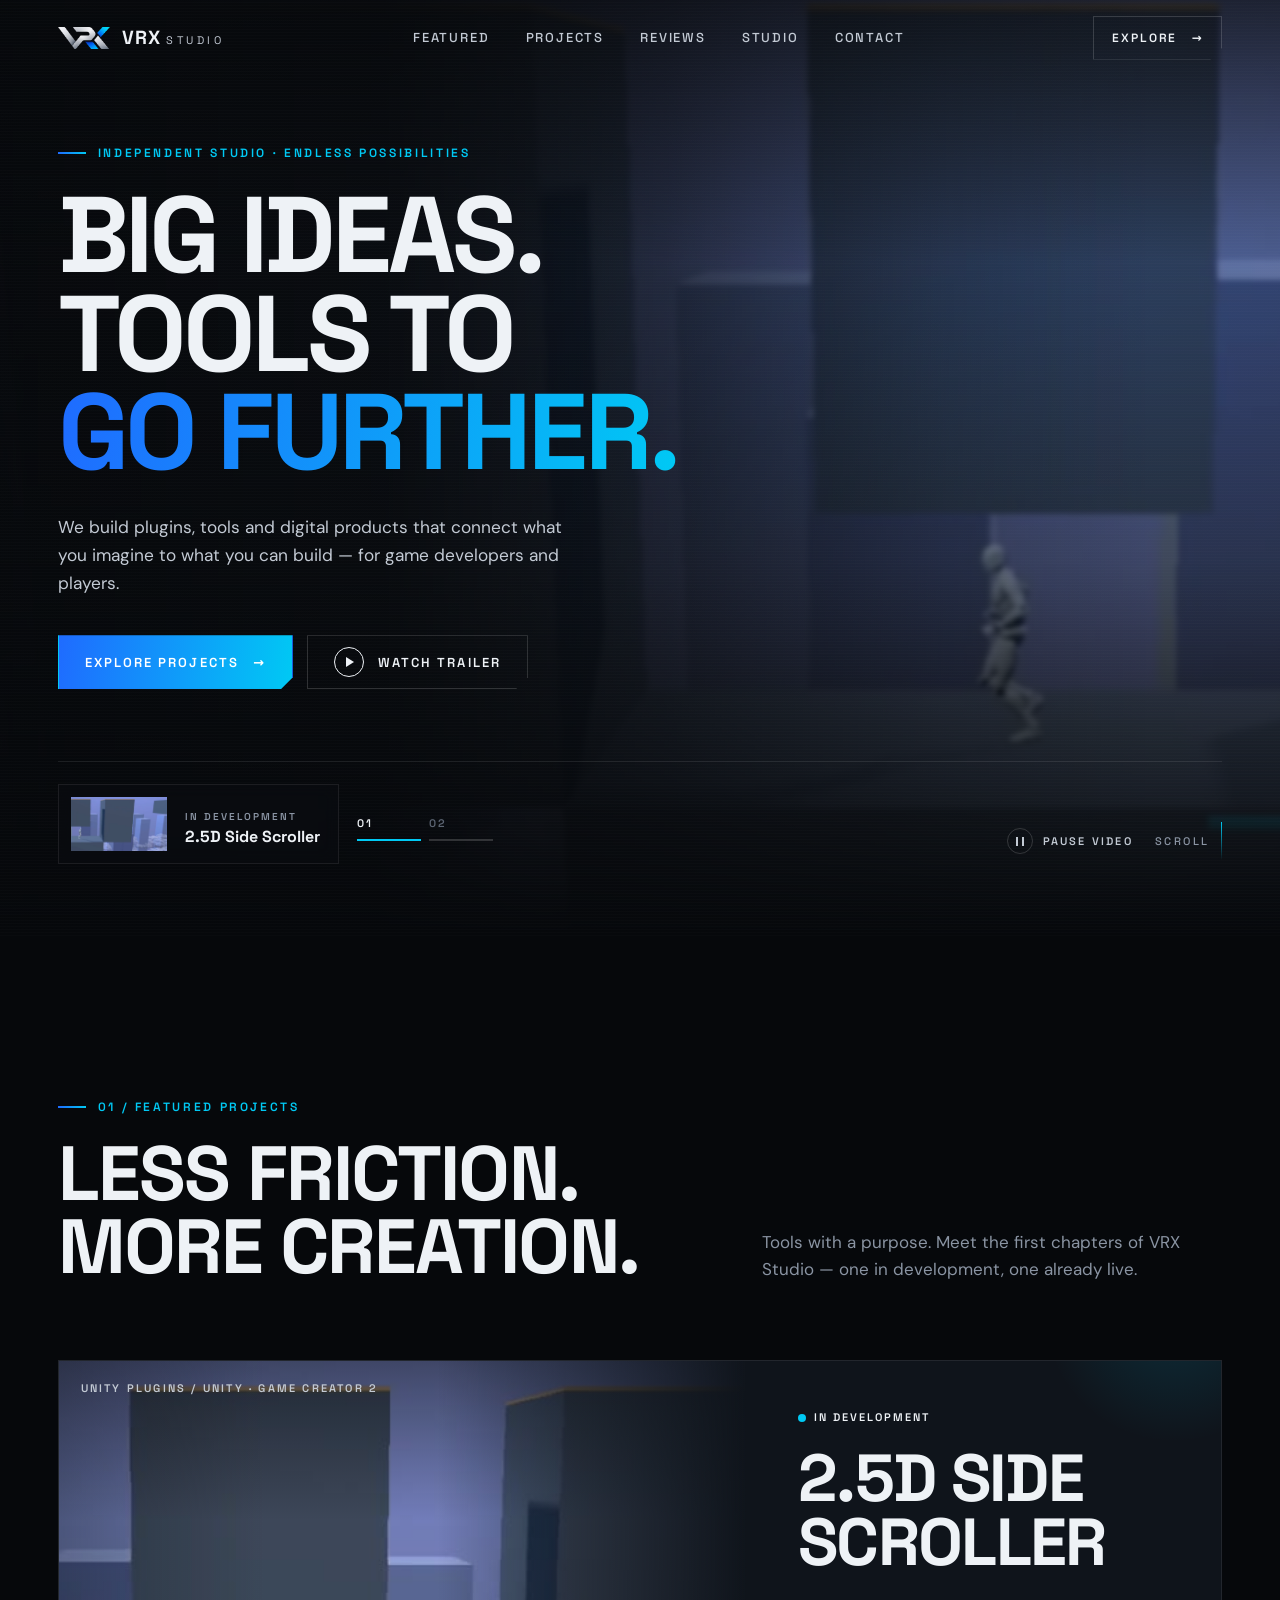
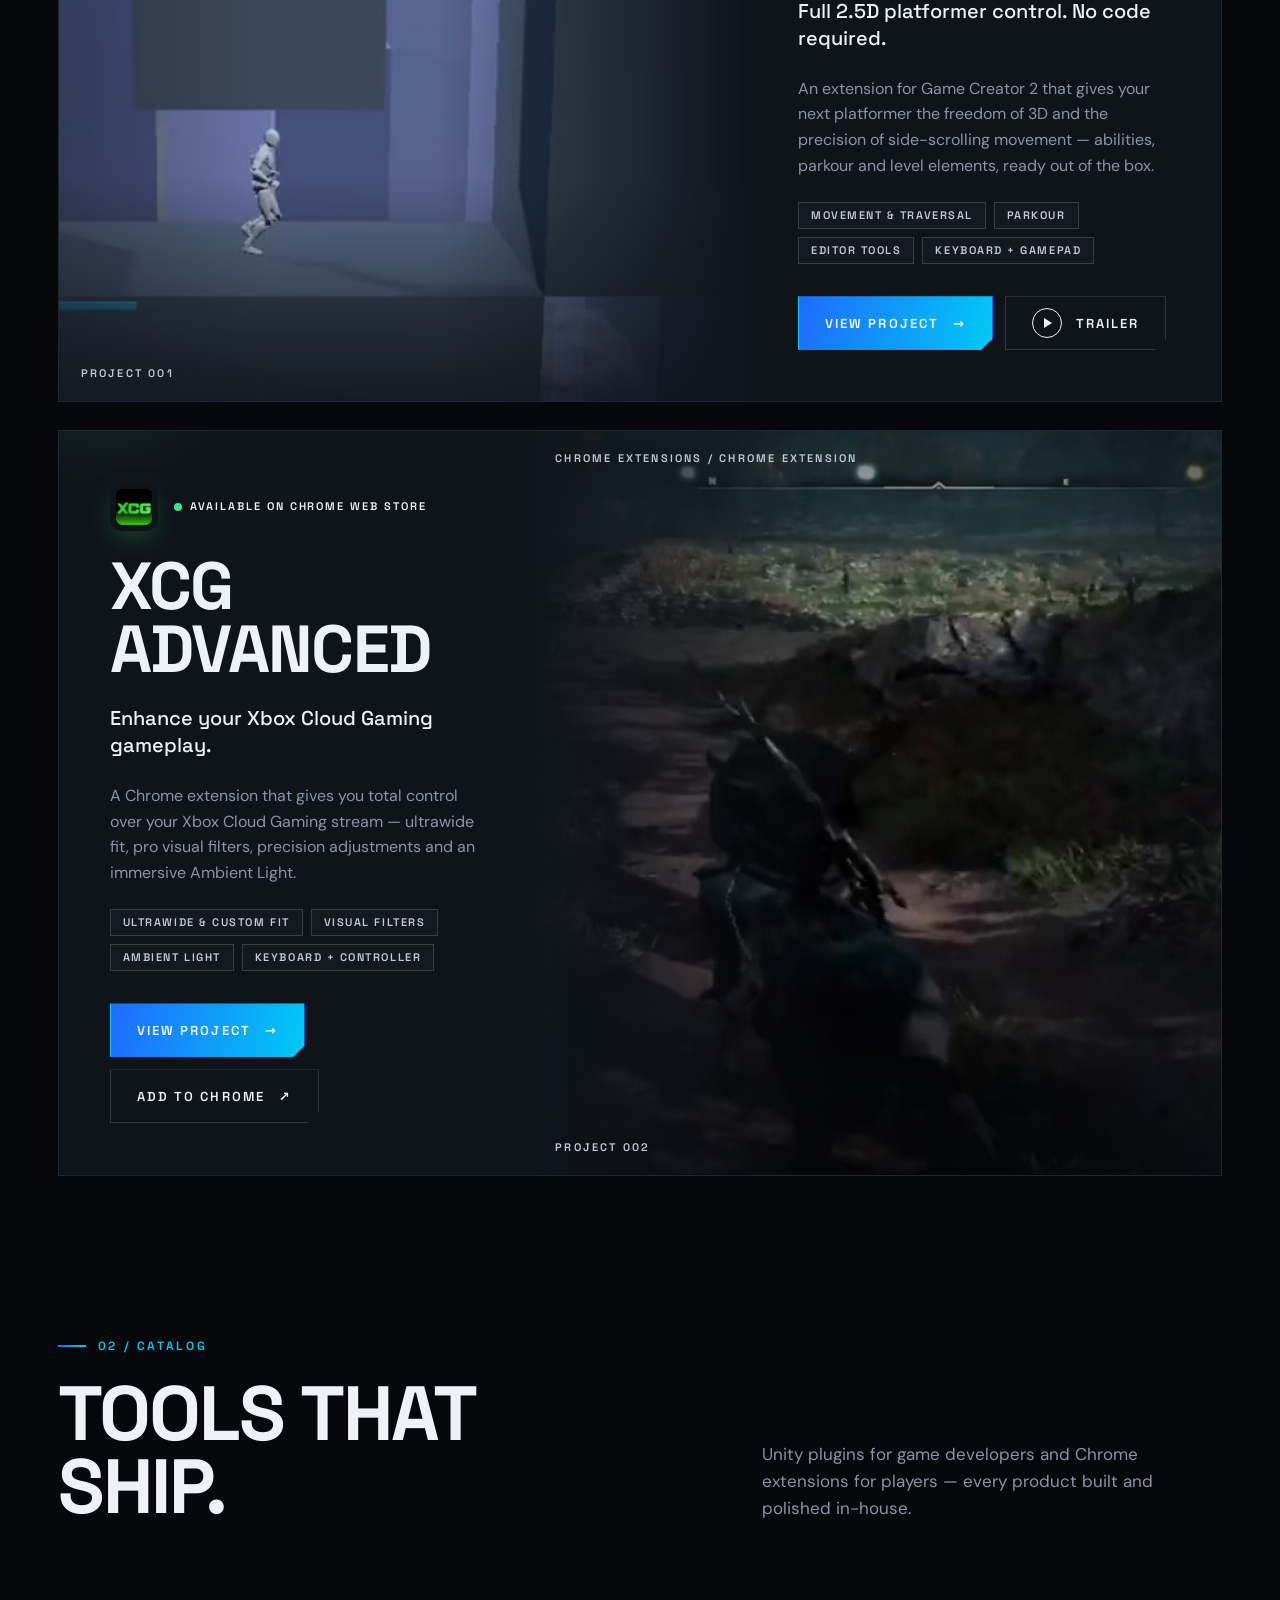
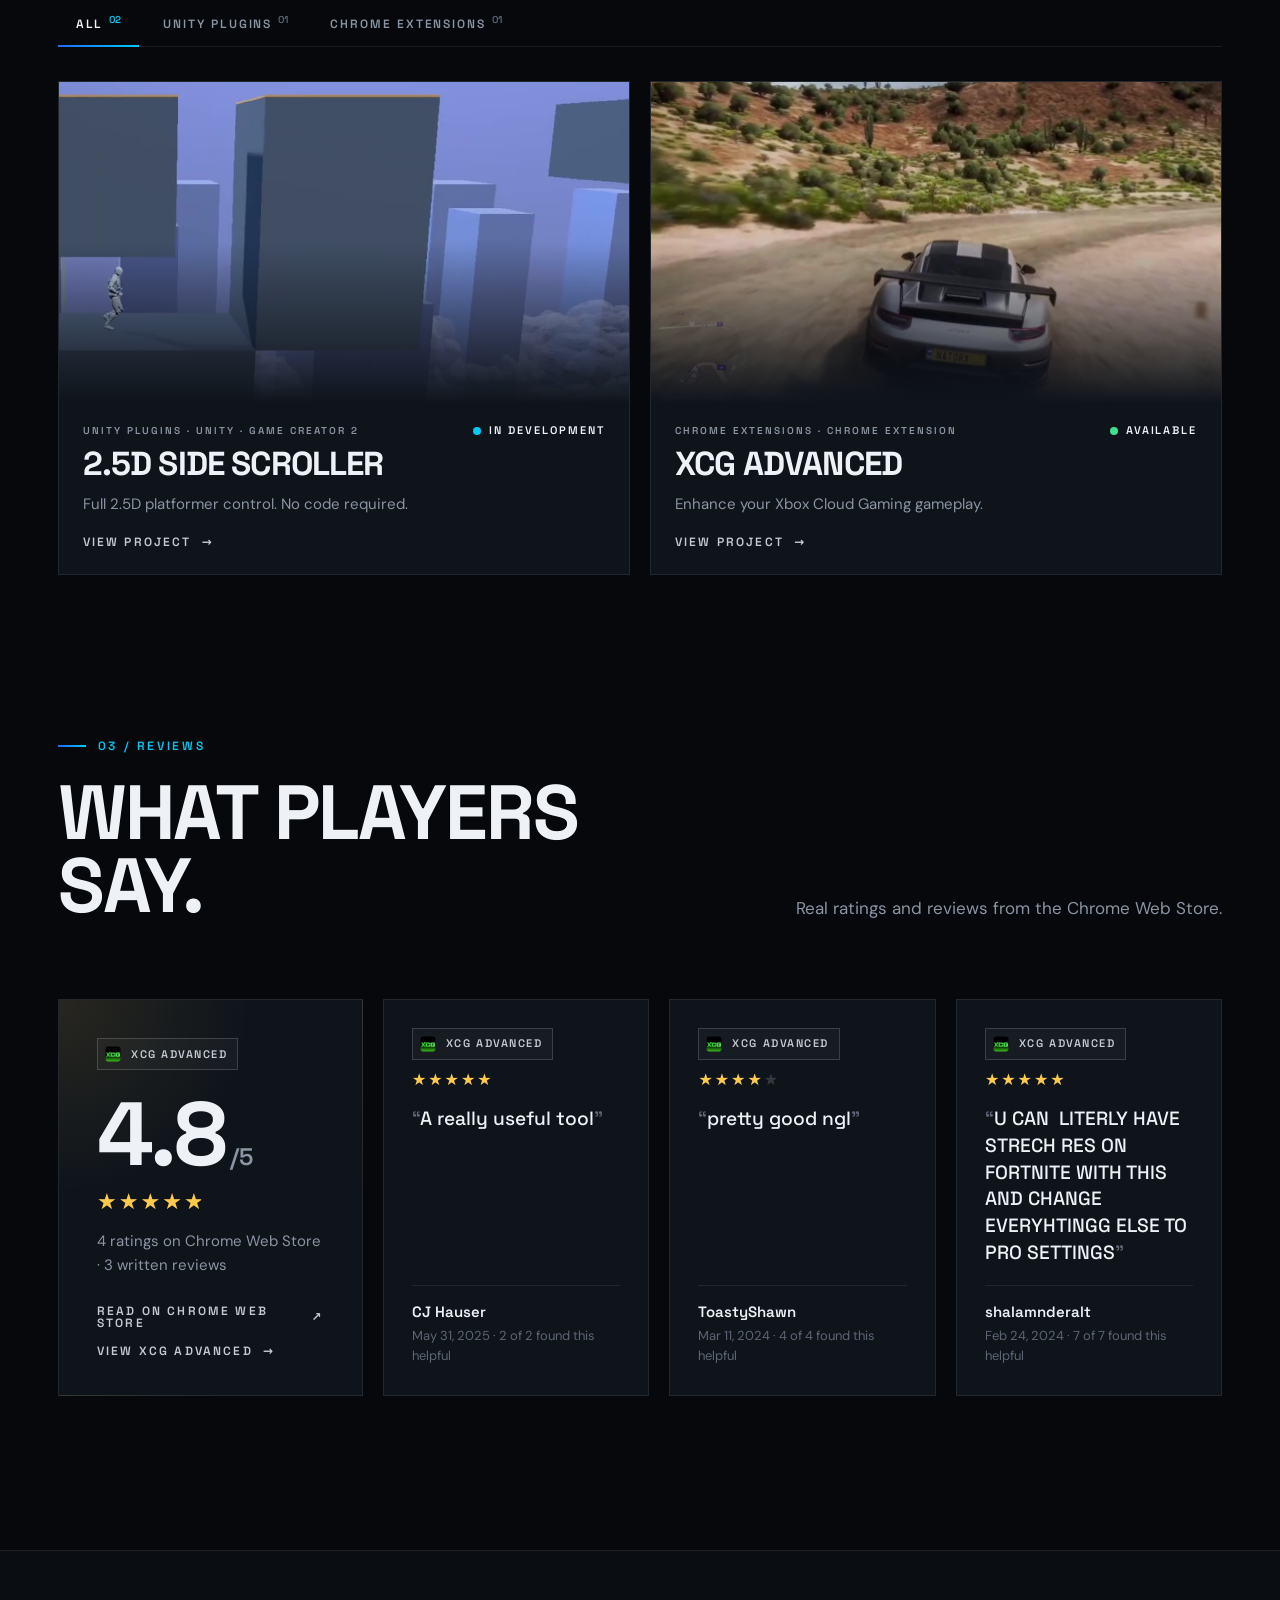
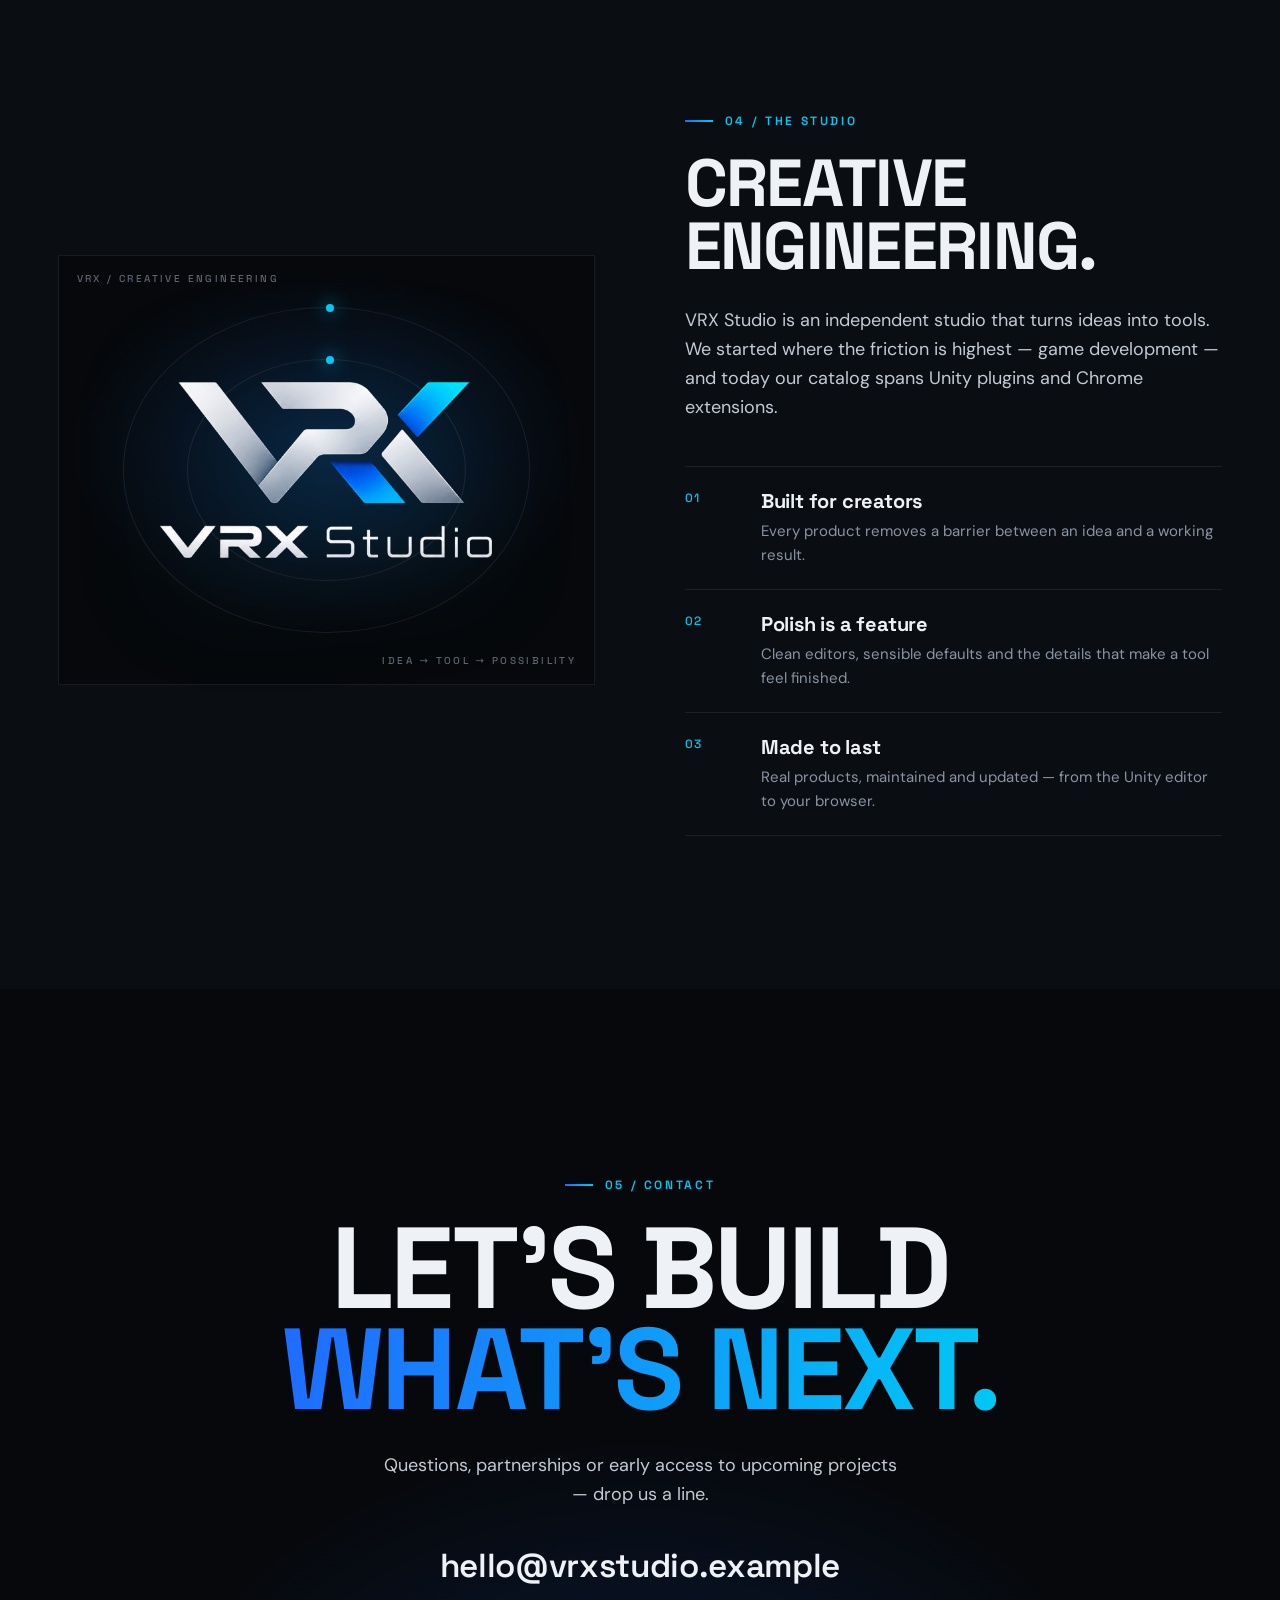
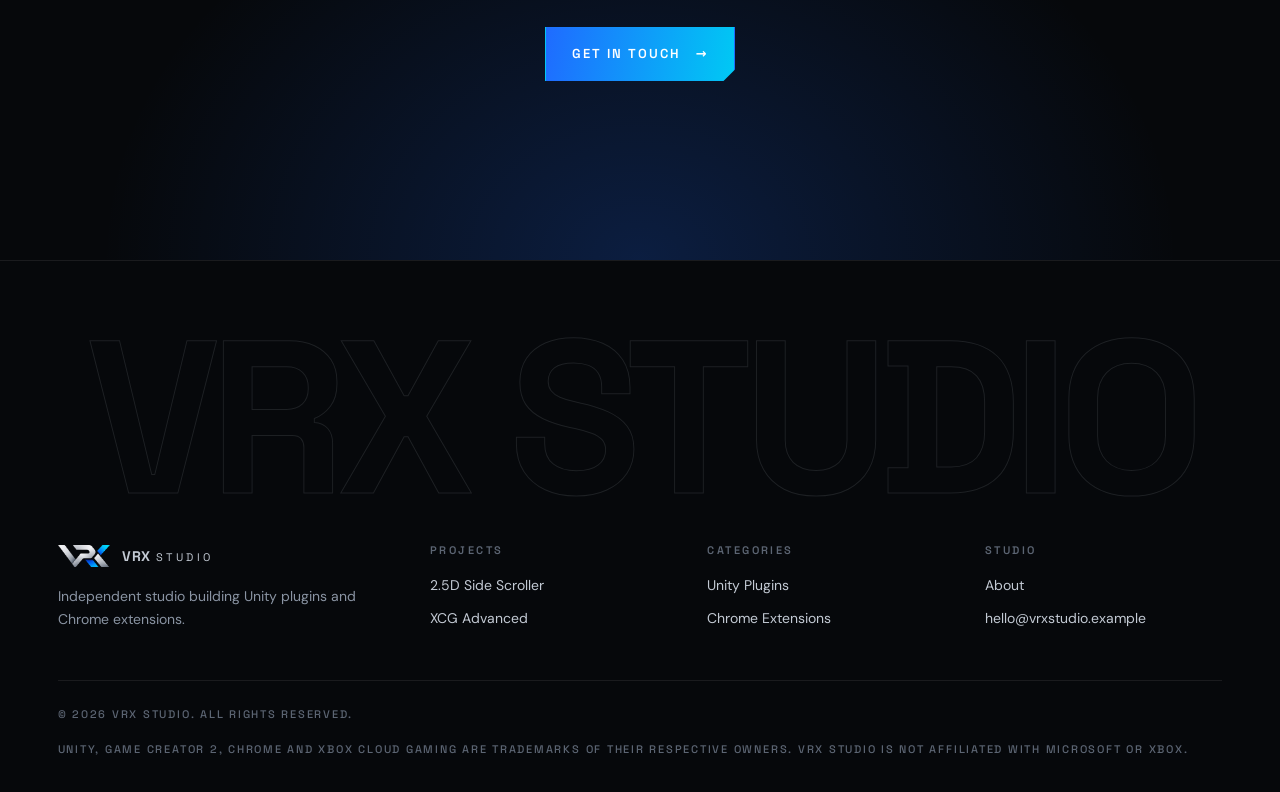
<file: index.html>
<!doctype html>
<html lang="en">
<head>
<meta charset="utf-8">
<meta name="viewport" content="width=device-width, initial-scale=1, viewport-fit=cover">
<title>VRX Studio — Big ideas. Tools to go further.</title>
<meta name="description" content="VRX Studio is an independent studio building plugins, tools and digital products — from Unity plugins to Chrome extensions.">
<meta name="theme-color" content="#06080b">
<meta property="og:title" content="VRX Studio">
<meta property="og:description" content="Big ideas. Tools to go further.">
<meta property="og:image" content="assets/media/side-scroller/img/poster-feature-loop.jpg">
<link rel="icon" href="assets/brand/favicon.png" type="image/png">
<link rel="apple-touch-icon" href="assets/brand/apple-touch-icon.png">
<link rel="preload" href="assets/fonts/space-grotesk-latin.woff2" as="font" type="font/woff2" crossorigin>
<link rel="stylesheet" href="css/style.css">
</head>
<body>
<a class="skip" href="#main">Skip to content</a>

<header class="site-header">
  <div class="wrap">
    <a class="brand" href="index.html" aria-label="VRX Studio — home"><img src="assets/brand/vrx-mark.png" alt="" width="53" height="22"><span>VRX <small>STUDIO</small></span></a>
    <nav class="nav" id="site-nav" aria-label="Main">
      <a href="#featured">Featured</a>
      <a href="#projects">Projects</a>
      <a href="#reviews">Reviews</a>
      <a href="#studio">Studio</a>
      <a href="#contact">Contact</a>
    </nav>
    <a class="btn header-cta" href="#projects">Explore <span class="arrow" aria-hidden="true">→</span></a>
    <button class="menu-btn" type="button" aria-label="Menu" aria-expanded="false" aria-controls="site-nav"><span></span><span></span><span></span></button>
  </div>
</header>

<main id="main">
  <!-- HERO: full-bleed video. Video source comes from the featured project in data/projects.js -->
  <section class="hero" id="top" aria-label="Intro">
    <div class="hero-media" data-hero-media>
      <img src="assets/media/side-scroller/img/poster-hero-loop.jpg" alt="">
    </div>
    <div class="wrap hero-inner">
      <div class="eyebrow hero-fade" style="--d:.15s">Independent studio · Endless possibilities</div>
      <h1>
        <span class="line"><span style="--d:.1s">Big ideas.</span></span>
        <span class="line"><span style="--d:.22s">Tools to</span></span>
        <span class="line"><span style="--d:.34s" class="grad-text">go further.</span></span>
      </h1>
      <p class="hero-lede hero-fade" style="--d:.6s">We build plugins, tools and digital products that connect what you imagine to what you can build — for game developers and players.</p>
      <div class="hero-actions hero-fade" style="--d:.75s" data-hero-actions>
        <a class="btn primary" href="#projects">Explore projects <span class="arrow" aria-hidden="true">→</span></a>
      </div>
      <div class="hero-foot hero-fade" style="--d:.95s">
        <div data-now></div>
        <div class="hero-meta">
          <button class="video-toggle" type="button" data-video-toggle hidden><span class="ico" aria-hidden="true"></span><span class="lbl">Pause video</span></button>
          <span class="scroll-cue" aria-hidden="true">Scroll</span>
        </div>
      </div>
    </div>
  </section>

  <!-- FEATURED PROJECT -->
  <section class="section" id="featured" aria-labelledby="featured-title">
    <div class="wrap">
      <div class="section-head">
        <div class="reveal"><span class="eyebrow">01 / Featured projects</span><h2 id="featured-title">Less friction.<br>More creation.</h2></div>
        <p class="reveal" style="--d:.1s">Tools with a purpose. Meet the first chapters of VRX Studio — one in development, one already live.</p>
      </div>
      <div data-featured></div>
    </div>
  </section>

  <!-- CATALOG -->
  <section class="section" id="projects" aria-labelledby="projects-title" style="padding-top:0">
    <div class="wrap">
      <div class="section-head">
        <div class="reveal"><span class="eyebrow">02 / Catalog</span><h2 id="projects-title">Tools that<br>ship.</h2></div>
        <p class="reveal" style="--d:.1s">Unity plugins for game developers and Chrome extensions for players — every product built and polished in-house.</p>
      </div>
      <div class="filters reveal" role="toolbar" aria-label="Filter projects by category" data-filters></div>
      <div class="grid" data-grid aria-live="polite"></div>
    </div>
  </section>

  <!-- REVIEWS: rendered from project.reviews in data/projects.js (real store reviews only) -->
  <section class="section" id="reviews" aria-labelledby="reviews-title" style="padding-top:0">
    <div class="wrap">
      <div class="section-head">
        <div class="reveal"><span class="eyebrow">03 / Reviews</span><h2 id="reviews-title">What players<br>say.</h2></div>
        <p class="reveal" style="--d:.1s">Real ratings and reviews from the Chrome Web Store.</p>
      </div>
      <div data-reviews></div>
    </div>
  </section>

  <!-- STUDIO -->
  <section class="section studio" id="studio" aria-labelledby="studio-title">
    <div class="wrap studio-grid">
      <div class="studio-logo reveal" aria-hidden="true">
        <span class="ring"></span><span class="ring r2"></span>
        <span class="coord c1">VRX / CREATIVE ENGINEERING</span>
        <span class="coord c2">IDEA → TOOL → POSSIBILITY</span>
        <img src="assets/brand/vrx-logo-full.png" alt="" width="1000" height="531" loading="lazy">
      </div>
      <div class="studio-copy">
        <span class="eyebrow reveal">04 / The studio</span>
        <h2 class="reveal" id="studio-title">Creative<br>engineering.</h2>
        <p class="reveal">VRX Studio is an independent studio that turns ideas into tools. We started where the friction is highest — game development — and today our catalog spans Unity plugins and Chrome extensions.</p>
        <div class="pillars">
          <div class="pillar reveal"><span>01</span><div><h4>Built for creators</h4><p>Every product removes a barrier between an idea and a working result.</p></div></div>
          <div class="pillar reveal"><span>02</span><div><h4>Polish is a feature</h4><p>Clean editors, sensible defaults and the details that make a tool feel finished.</p></div></div>
          <div class="pillar reveal"><span>03</span><div><h4>Made to last</h4><p>Real products, maintained and updated — from the Unity editor to your browser.</p></div></div>
        </div>
      </div>
    </div>
  </section>

  <!-- CONTACT -->
  <section class="contact" id="contact" aria-labelledby="contact-title">
    <div class="wrap">
      <span class="eyebrow reveal">05 / Contact</span>
      <h2 class="reveal" id="contact-title">Let's build<br><span class="grad-text">what's next.</span></h2>
      <p class="reveal">Questions, partnerships or early access to upcoming projects — drop us a line.</p>
      <div class="reveal"><a class="mail-link" data-mail href="#">hello@vrxstudio.example</a></div>
      <div class="reveal"><a class="btn primary" data-mail-btn href="#">Get in touch <span class="arrow" aria-hidden="true">→</span></a></div>
    </div>
  </section>
</main>

<footer class="site-footer" data-footer></footer>

<script src="data/projects.js"></script>
<script src="js/common.js"></script>
<script src="js/home.js"></script>
</body>
</html>
</file>
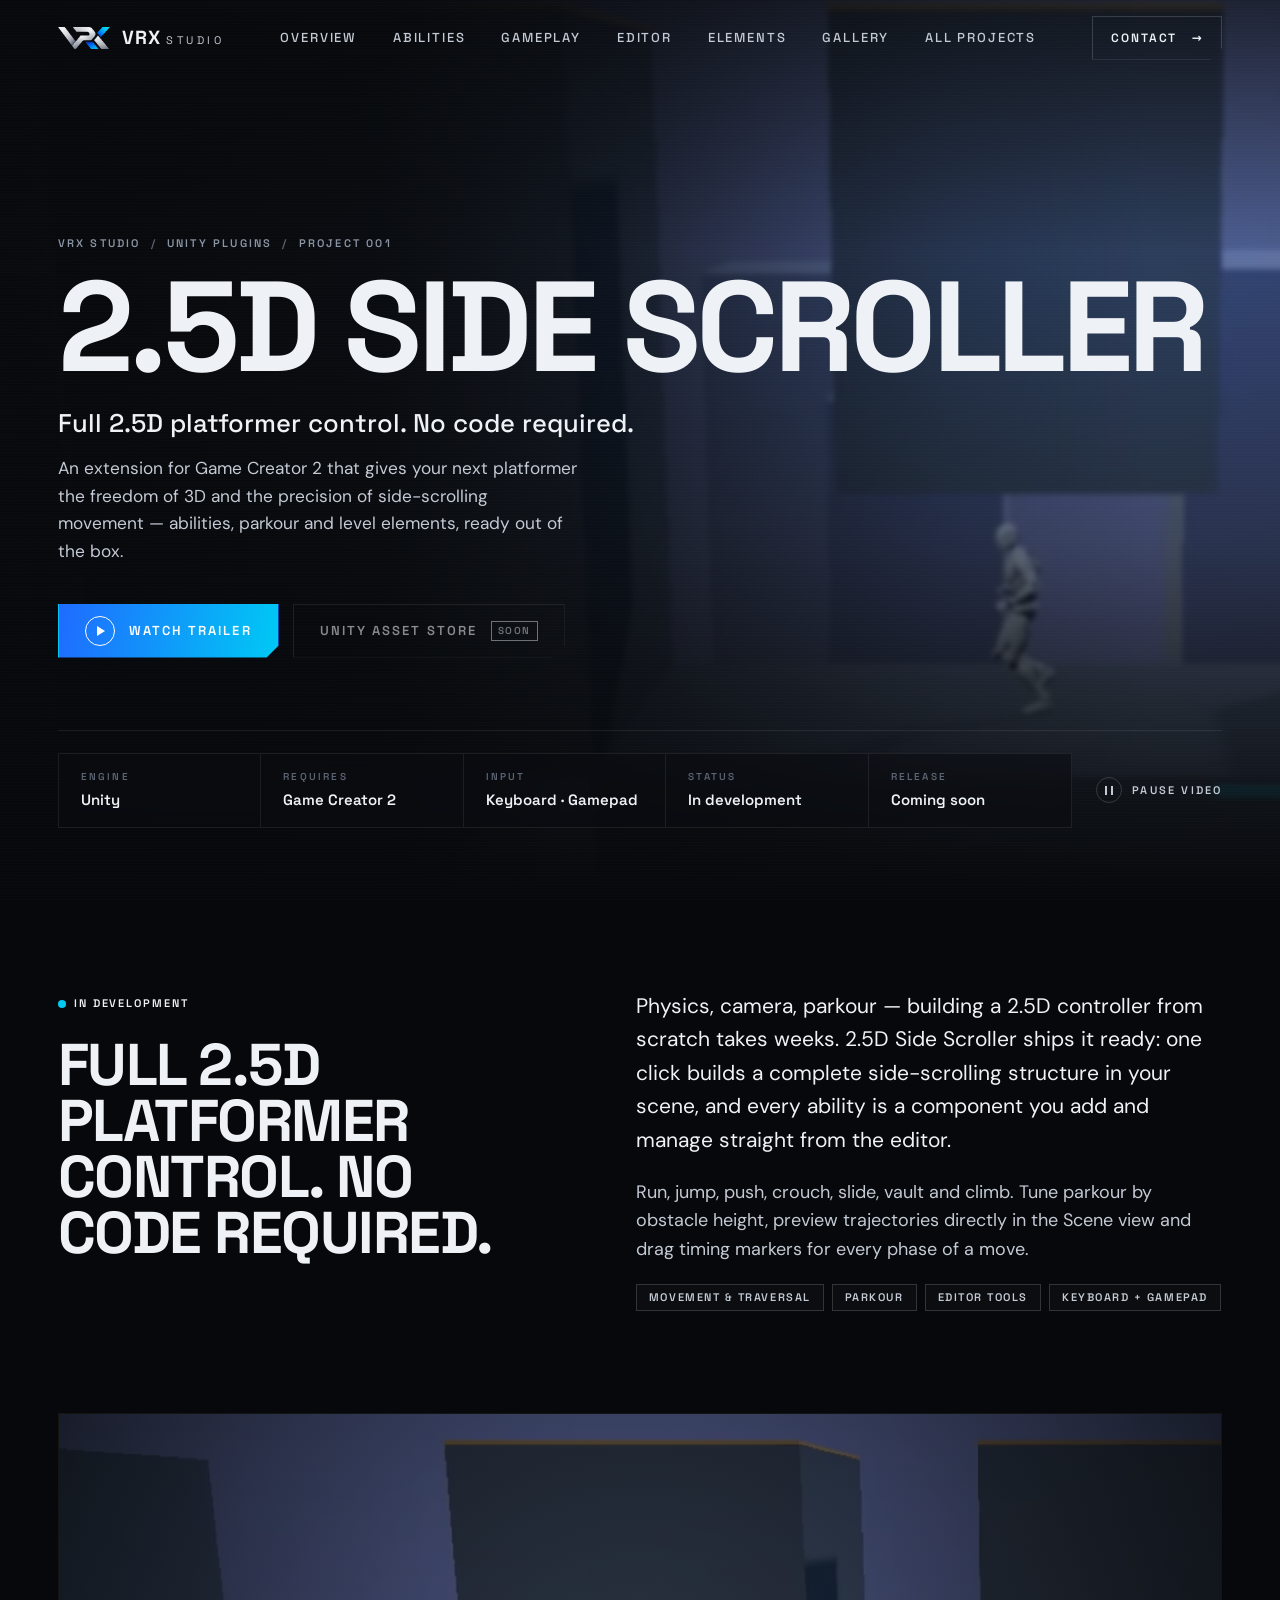
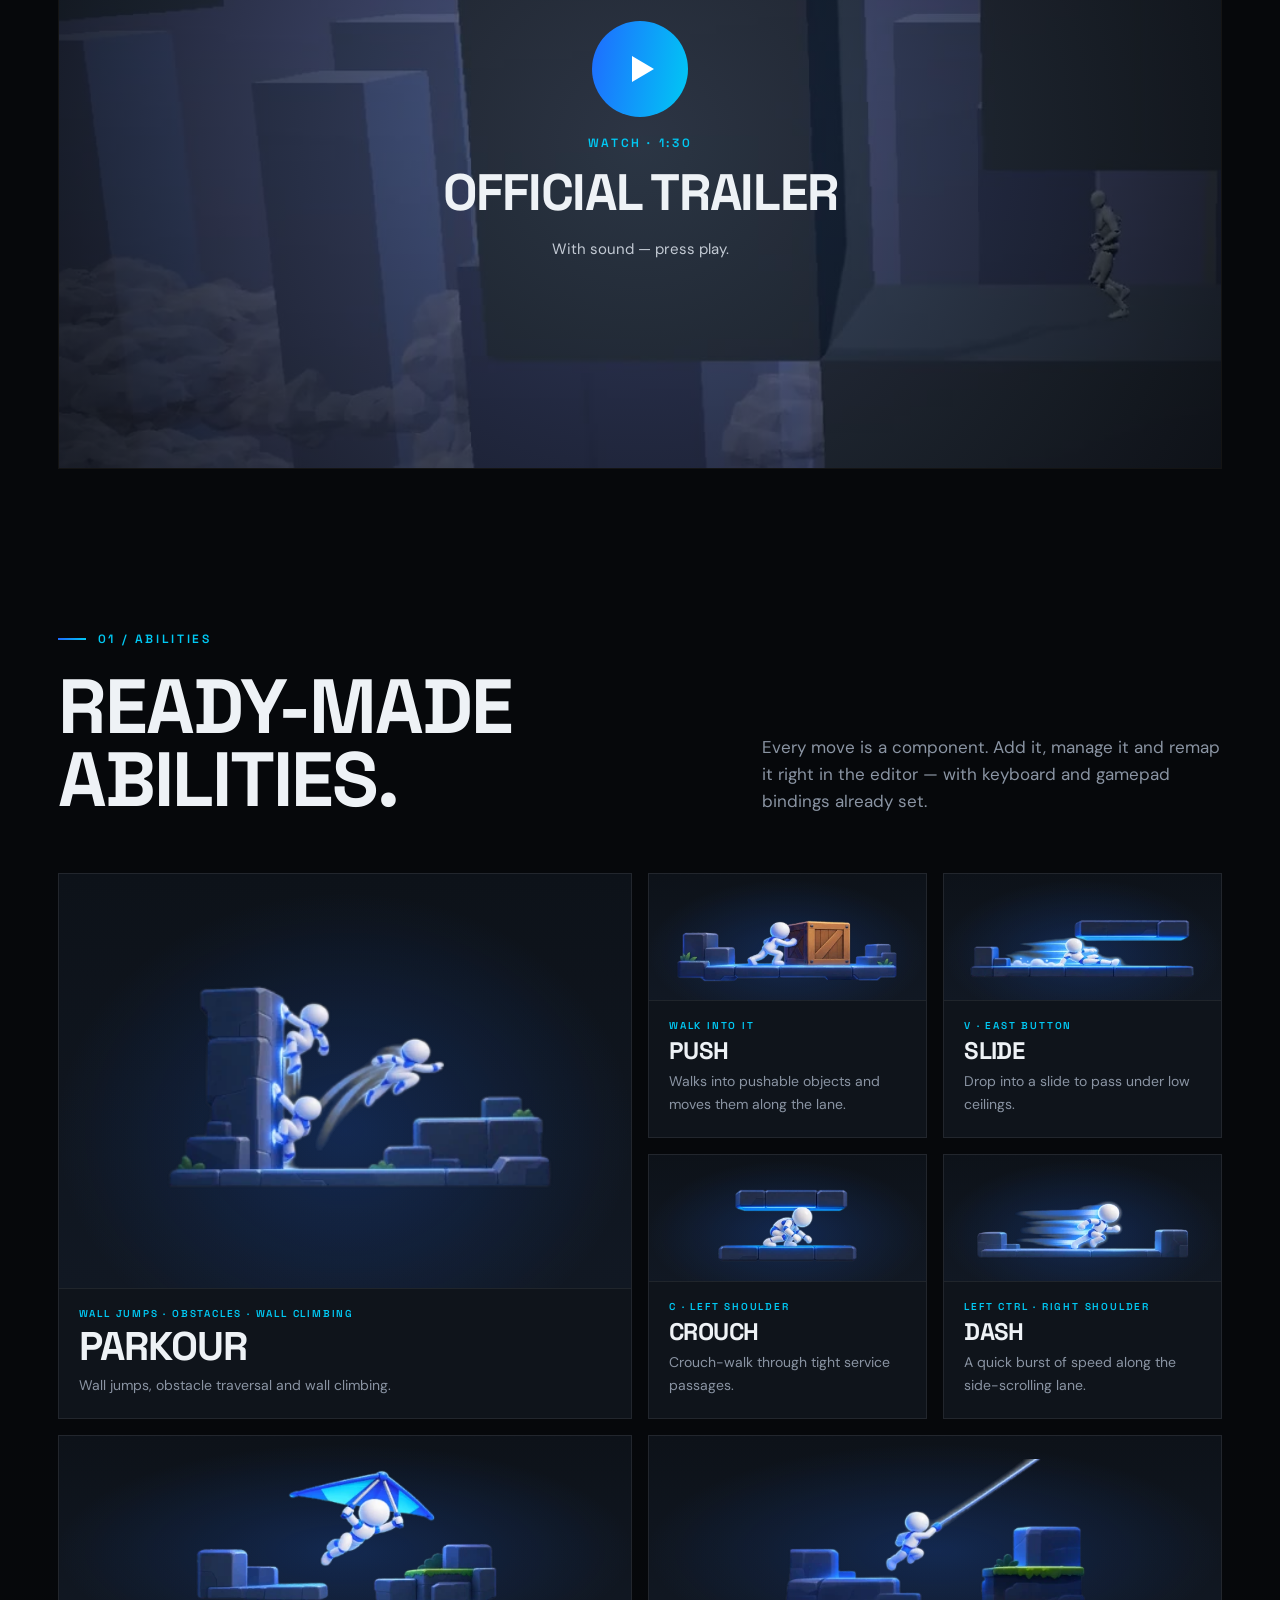
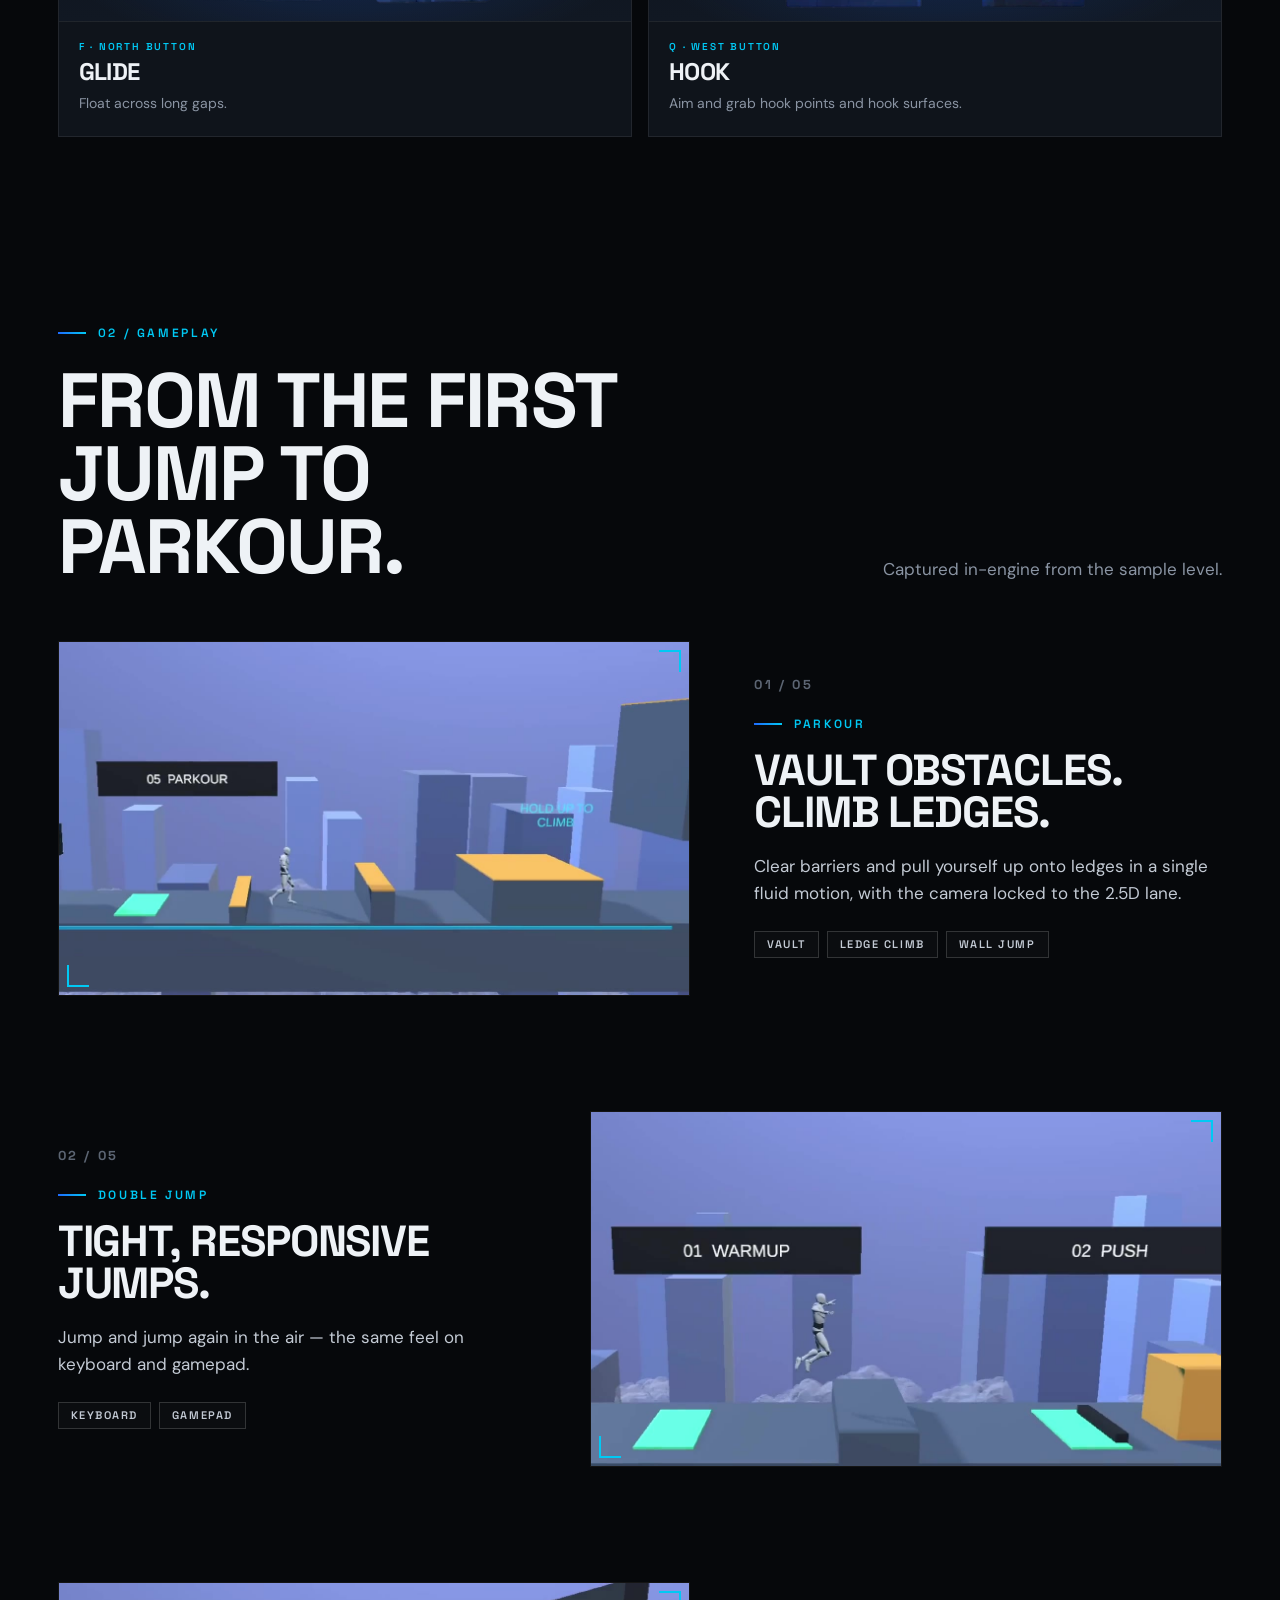
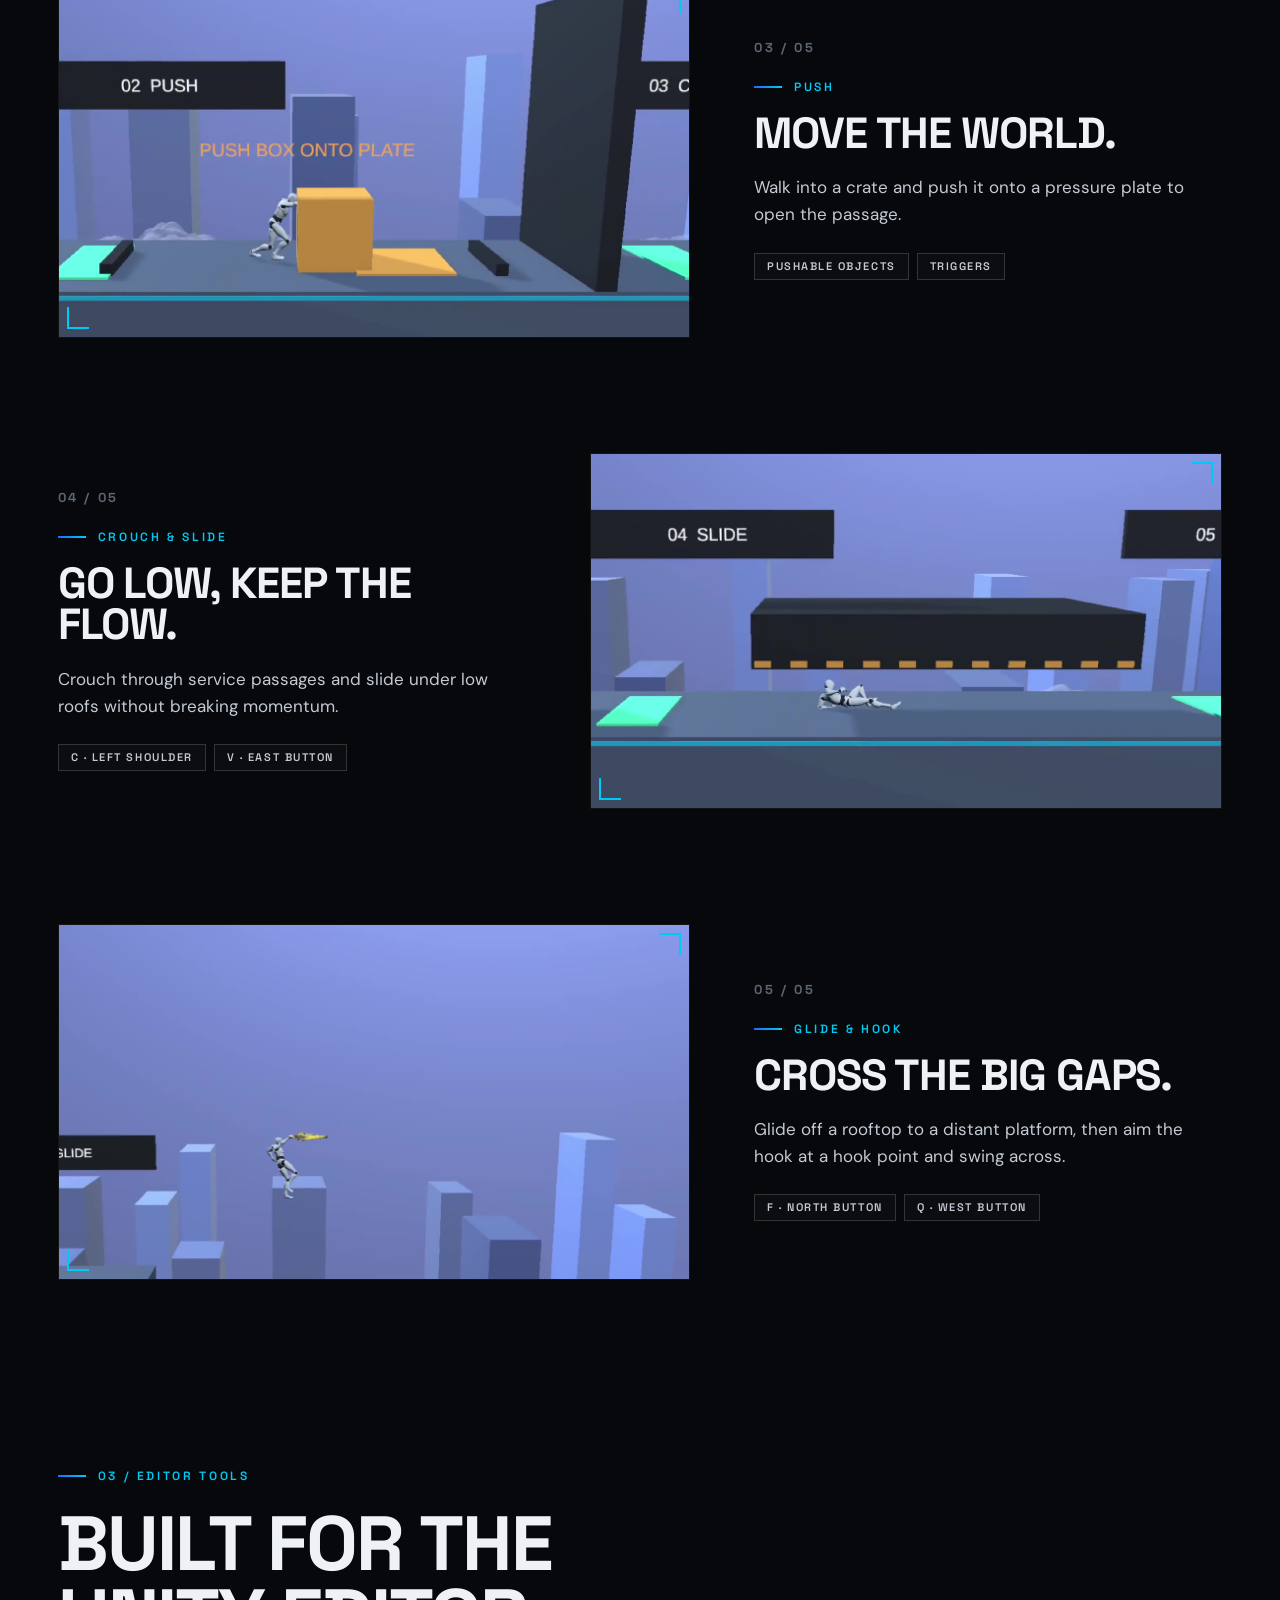
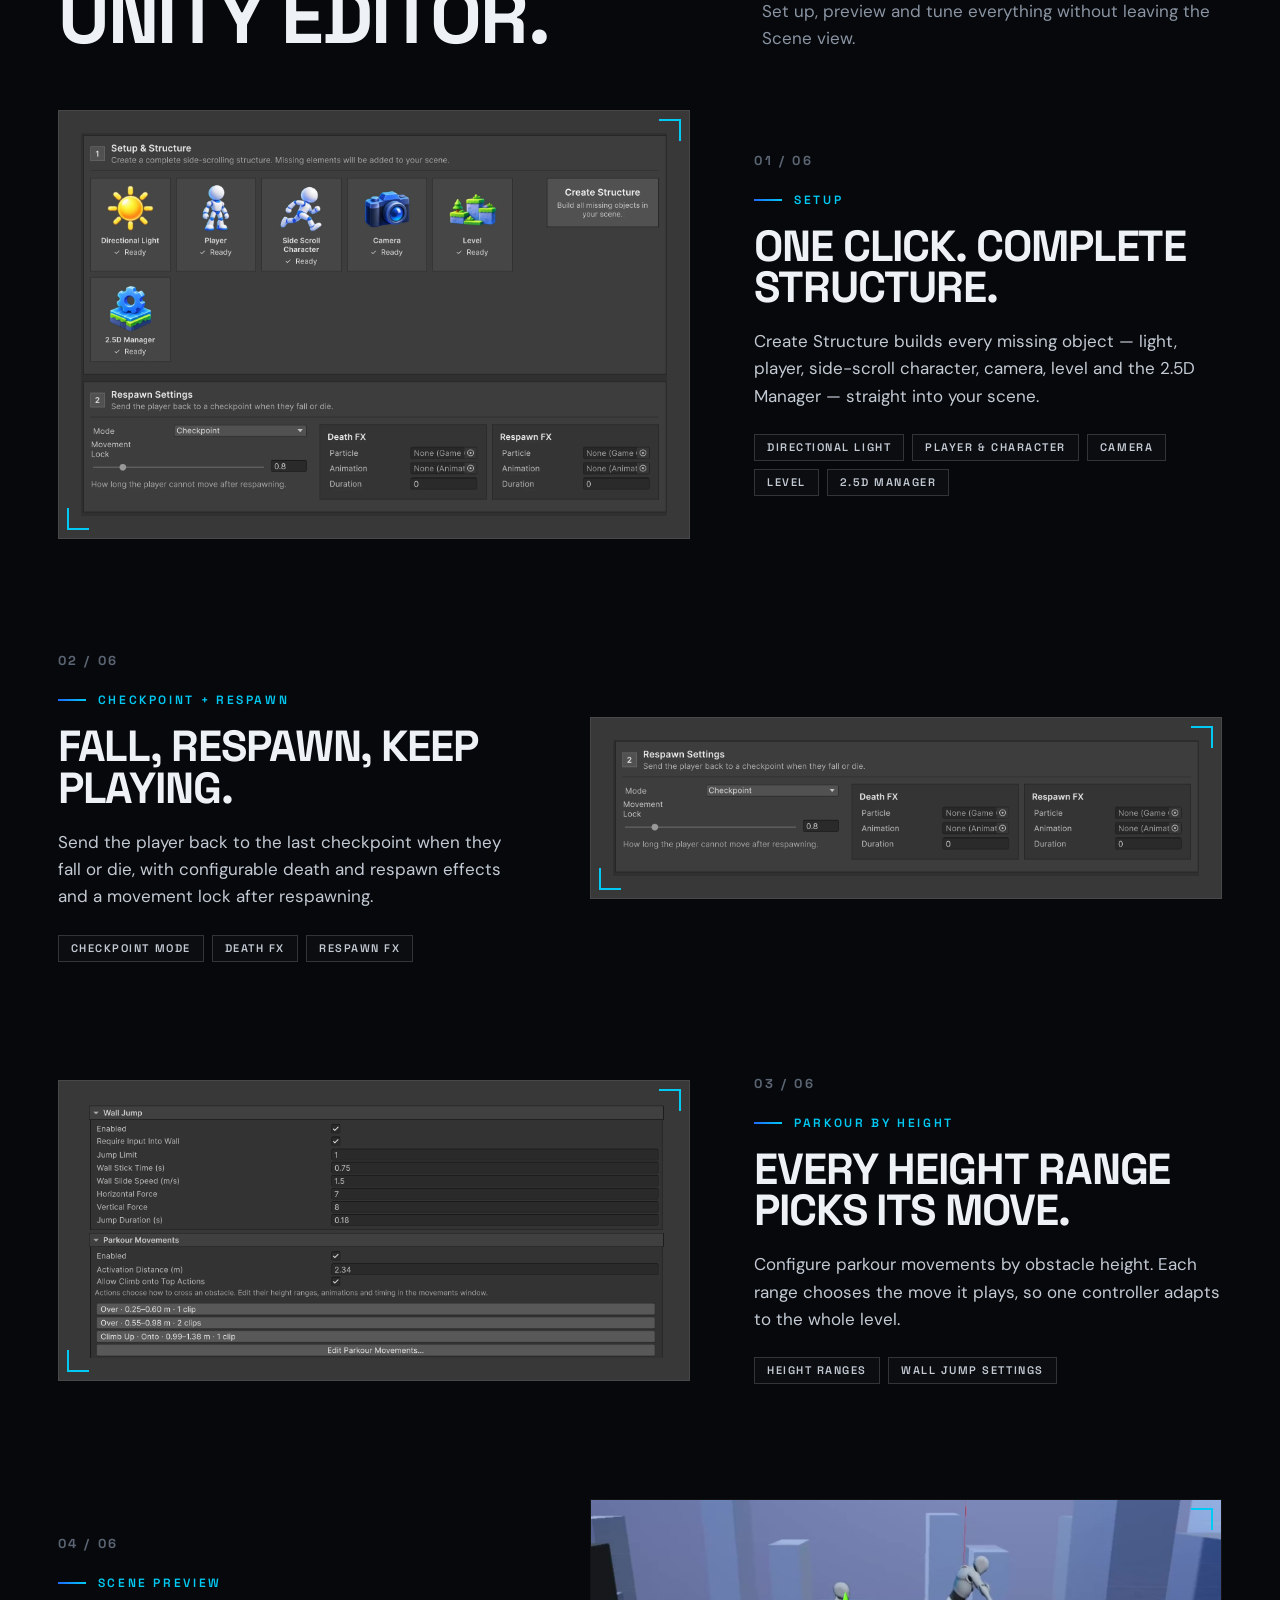
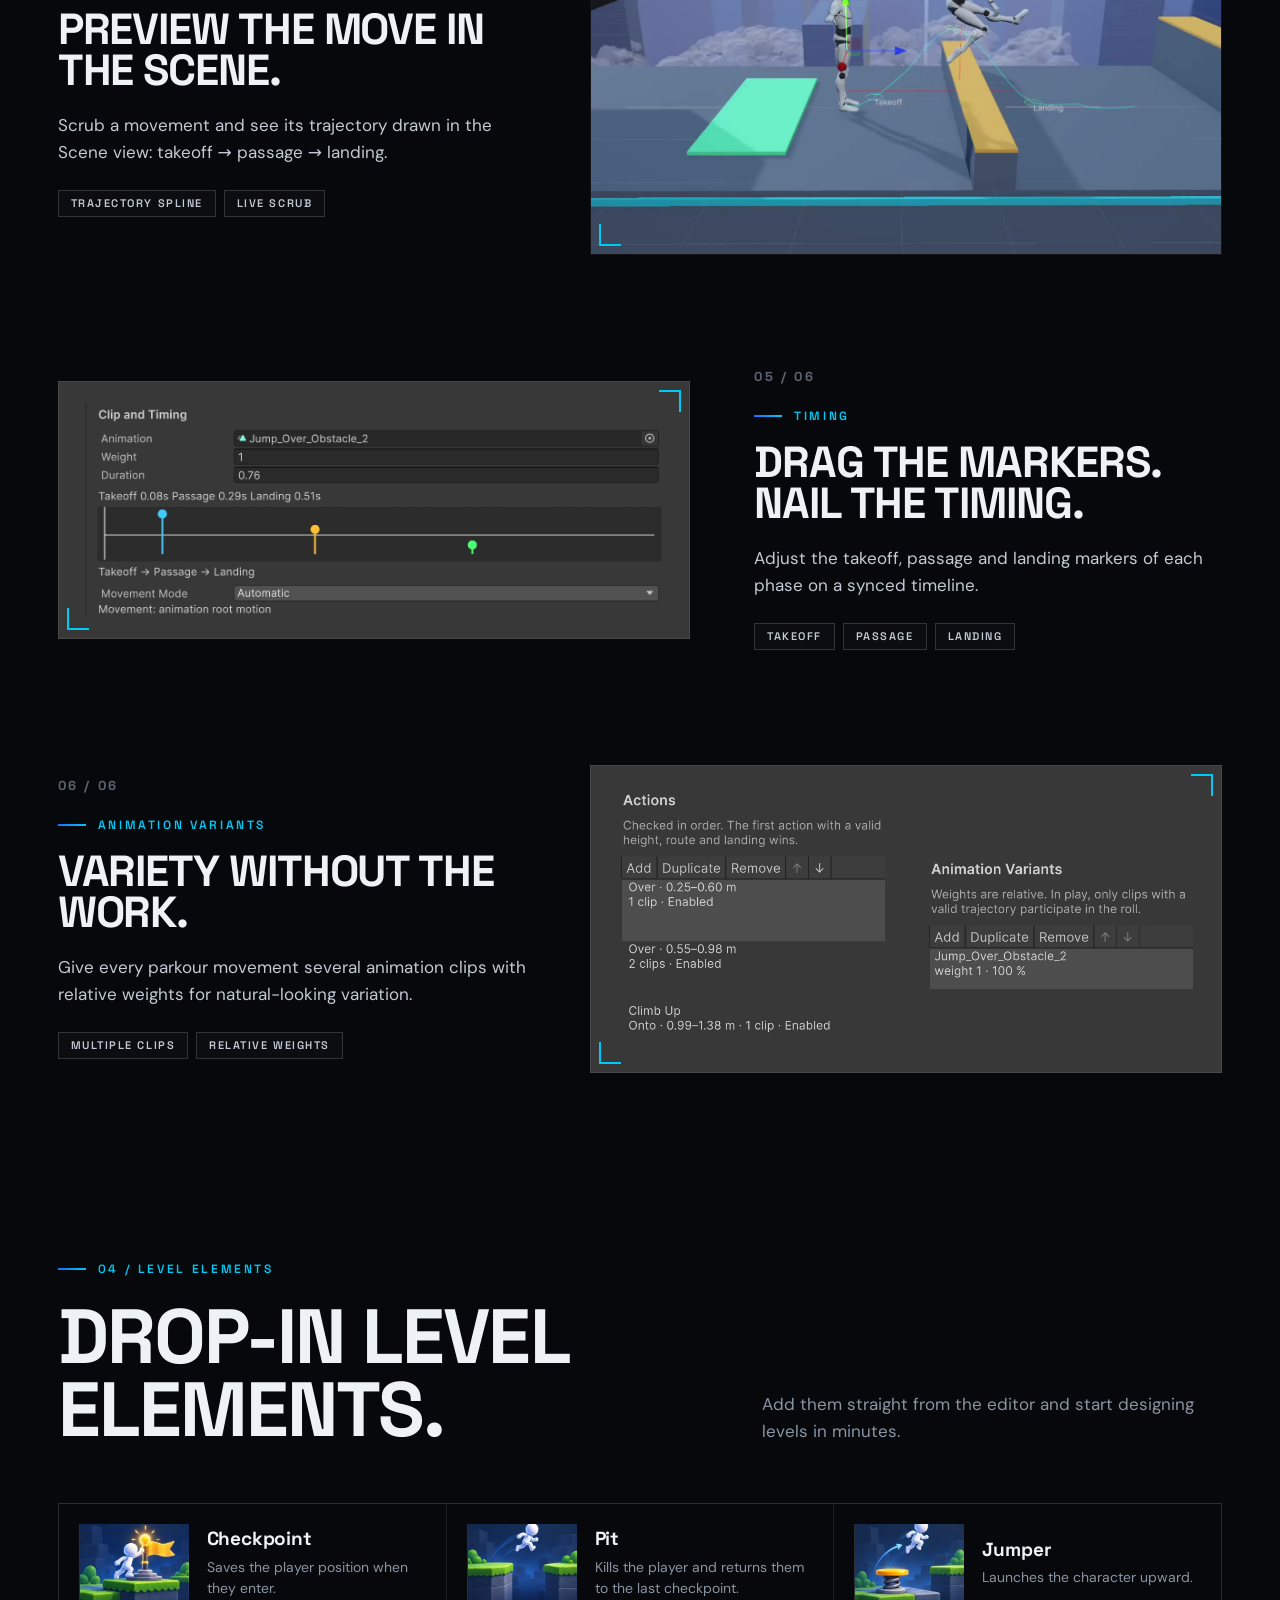
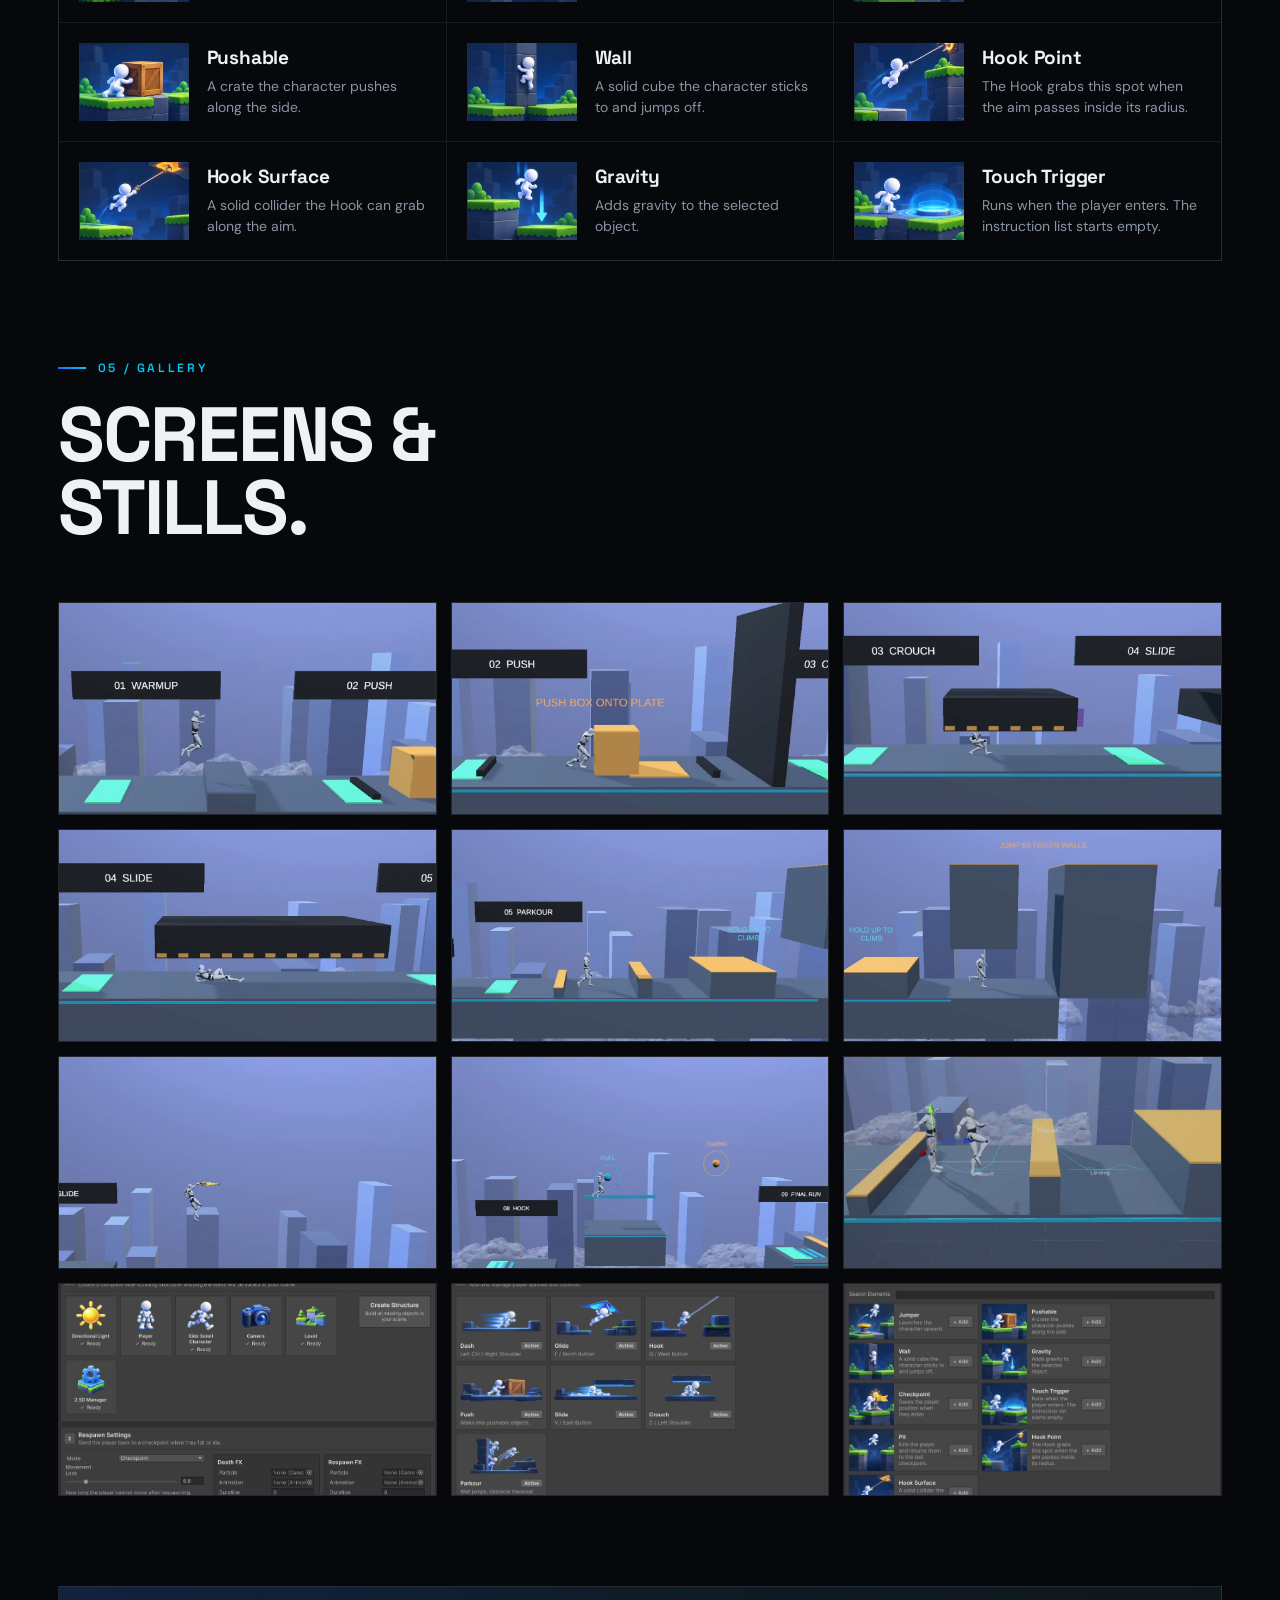
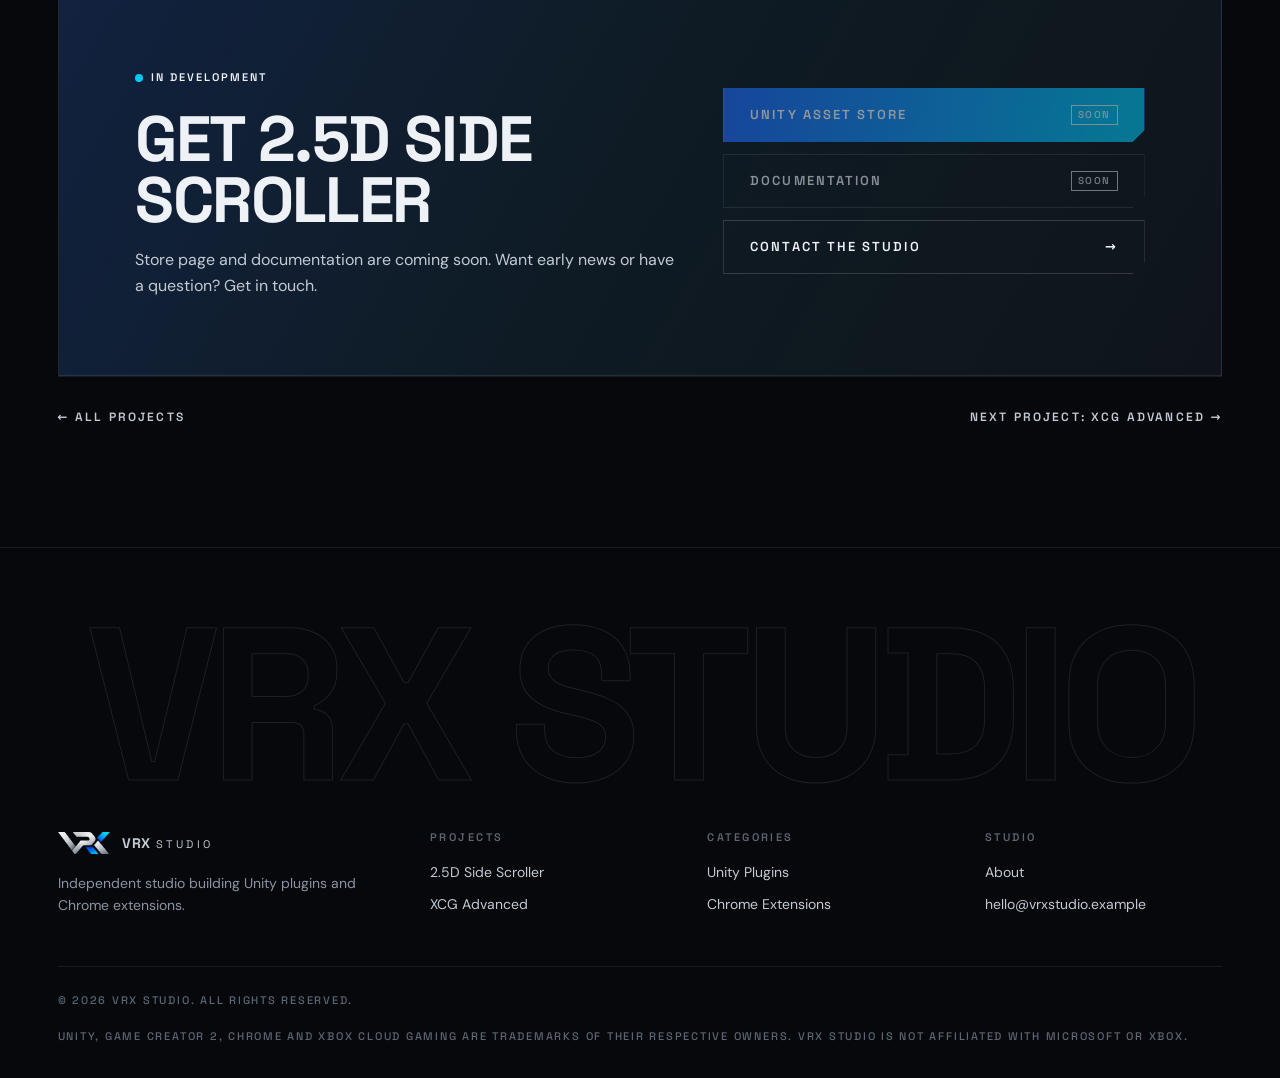
<file: project.html>
<!doctype html>
<html lang="en">
<head>
<meta charset="utf-8">
<meta name="viewport" content="width=device-width, initial-scale=1, viewport-fit=cover">
<title>Project — VRX Studio</title>
<meta name="description" content="VRX Studio project page.">
<meta name="theme-color" content="#06080b">
<link rel="icon" href="assets/brand/favicon.png" type="image/png">
<link rel="apple-touch-icon" href="assets/brand/apple-touch-icon.png">
<link rel="preload" href="assets/fonts/space-grotesk-latin.woff2" as="font" type="font/woff2" crossorigin>
<link rel="stylesheet" href="css/style.css">
</head>
<body>
<a class="skip" href="#main">Skip to content</a>

<header class="site-header">
  <div class="wrap">
    <a class="brand" href="index.html" aria-label="VRX Studio — home"><img src="assets/brand/vrx-mark.png" alt="" width="53" height="22"><span>VRX <small>STUDIO</small></span></a>
    <nav class="nav" id="site-nav" aria-label="Project sections" data-project-nav>
      <a href="index.html#projects">All projects</a>
    </nav>
    <a class="btn header-cta" href="index.html#contact">Contact <span class="arrow" aria-hidden="true">→</span></a>
    <button class="menu-btn" type="button" aria-label="Menu" aria-expanded="false" aria-controls="site-nav"><span></span><span></span><span></span></button>
  </div>
</header>

<!-- Template: everything inside #main is rendered by js/project.js from data/projects.js (?slug=...) -->
<main id="main" data-project>
  <noscript><div class="notfound"><div><h1>VRX Studio</h1><p>Please enable JavaScript to view this project.</p></div></div></noscript>
</main>

<footer class="site-footer" data-footer></footer>

<script src="data/projects.js"></script>
<script src="js/common.js"></script>
<script src="js/project.js"></script>
</body>
</html>
</file>
<file: css/style.css>
/* ==========================================================
   VRX Studio — main stylesheet
   Palette: graphite black, silver, electric blue, cyan (from logo)
   ========================================================== */
@font-face{font-family:"Space Grotesk";src:url(../assets/fonts/space-grotesk-latin.woff2) format("woff2");font-weight:300 700;font-display:swap}
@font-face{font-family:"DM Sans";src:url(../assets/fonts/dm-sans-latin.woff2) format("woff2");font-weight:100 1000;font-display:swap}

:root{
  --bg:#06080b; --bg-2:#0a0d12; --panel:#0f141b; --panel-2:#141a23;
  --line:rgba(255,255,255,.08); --line-2:rgba(255,255,255,.16);
  --text:#eef2f6; --silver:#c3cad4; --muted:#8a94a3; --dim:#5c6573;
  --blue:#1f6bff; --blue-2:#087bfa; --cyan:#00c9f4;
  --grad:linear-gradient(100deg,var(--blue) 0%,var(--cyan) 100%);
  --display:"Space Grotesk",system-ui,-apple-system,"Segoe UI",sans-serif;
  --body:"DM Sans",system-ui,-apple-system,"Segoe UI",sans-serif;
  --wrap:1440px; --gutter:clamp(20px,4.5vw,72px);
  --ease:cubic-bezier(.2,.7,.1,1); --header-h:76px; --radius:4px;
}
*,*::before,*::after{box-sizing:border-box}
html{scroll-behavior:smooth;scroll-padding-top:calc(var(--header-h) + 12px);-webkit-text-size-adjust:100%}
body{margin:0;background:var(--bg);color:var(--text);font:400 16px/1.6 var(--body);-webkit-font-smoothing:antialiased;overflow-x:hidden}
img,video{display:block;max-width:100%}
a{color:inherit;text-decoration:none}
button{font:inherit;color:inherit;background:none;border:0;cursor:pointer;padding:0}
:focus-visible{outline:2px solid var(--cyan);outline-offset:4px;border-radius:2px}
::selection{background:var(--cyan);color:#000}
h1,h2,h3,h4{font-family:var(--display);font-weight:700;letter-spacing:-.025em;line-height:.95;margin:0}
p{margin:0}
.wrap{width:100%;max-width:var(--wrap);margin:0 auto;padding:0 var(--gutter)}
[hidden]{display:none!important}
.sr-only{position:absolute!important;width:1px;height:1px;overflow:hidden;clip:rect(0 0 0 0);white-space:nowrap}
.skip{position:fixed;left:16px;top:-60px;z-index:100;background:var(--cyan);color:#000;padding:10px 16px;font-weight:700}
.skip:focus{top:16px}

/* ---------- utilities ---------- */
.eyebrow{display:inline-flex;align-items:center;gap:12px;font:600 12px/1 var(--display);letter-spacing:.22em;text-transform:uppercase;color:var(--cyan)}
.eyebrow::before{content:"";width:28px;height:2px;background:var(--grad)}
.eyebrow.plain::before{display:none}
.muted{color:var(--muted)}
.grad-text{background:var(--grad);-webkit-background-clip:text;background-clip:text;color:transparent}
.chip{display:inline-flex;align-items:center;gap:8px;padding:7px 12px;border:1px solid var(--line-2);font:600 11px/1 var(--display);letter-spacing:.14em;text-transform:uppercase;color:var(--silver);background:rgba(255,255,255,.02)}
.status{display:inline-flex;align-items:center;gap:8px;font:600 11px/1 var(--display);letter-spacing:.18em;text-transform:uppercase;color:var(--text)}
.status i{width:8px;height:8px;border-radius:50%;background:var(--cyan);box-shadow:0 0 0 0 rgba(0,201,244,.6);animation:pulse 2s infinite}
.status[data-status="released"] i{background:#3ee08f}
.status[data-status="concept"] i{background:var(--dim);animation:none}
@keyframes pulse{70%{box-shadow:0 0 0 10px rgba(0,201,244,0)}100%{box-shadow:0 0 0 0 rgba(0,201,244,0)}}

/* ---------- buttons ---------- */
.btn{position:relative;display:inline-flex;align-items:center;gap:14px;height:54px;padding:0 26px;font:600 13px/1 var(--display);letter-spacing:.16em;text-transform:uppercase;border:1px solid var(--line-2);color:var(--text);overflow:hidden;isolation:isolate;transition:color .35s var(--ease),border-color .35s var(--ease),transform .35s var(--ease);clip-path:polygon(0 0,100% 0,100% calc(100% - 12px),calc(100% - 12px) 100%,0 100%)}
.btn::before{content:"";position:absolute;inset:0;z-index:-1;background:var(--text);transform:scaleX(0);transform-origin:right;transition:transform .45s var(--ease)}
.btn:hover::before,.btn:focus-visible::before{transform:scaleX(1);transform-origin:left}
.btn:hover,.btn:focus-visible{color:#05070a;border-color:var(--text)}
.btn .arrow{transition:transform .35s var(--ease)}
.btn:hover .arrow{transform:translateX(4px)}
.btn.primary{background:var(--grad);border-color:transparent;color:#fff}
.btn.primary::before{background:#fff}
.btn.primary:hover{color:#05070a}
.btn[aria-disabled="true"]{opacity:.55;cursor:not-allowed}
.btn[aria-disabled="true"]::before{display:none}
.btn[aria-disabled="true"]:hover{color:var(--text);border-color:var(--line-2)}
.btn.primary[aria-disabled="true"]:hover{color:#fff;border-color:transparent}
.btn .soon{font-size:10px;letter-spacing:.14em;padding:4px 6px;border:1px solid currentColor;opacity:.8}
.play-ico{width:30px;height:30px;border-radius:50%;display:grid;place-items:center;border:1px solid currentColor}
.play-ico::after{content:"";border-left:8px solid currentColor;border-top:5px solid transparent;border-bottom:5px solid transparent;margin-left:2px}
.link-arrow{display:inline-flex;align-items:center;gap:10px;font:600 12px/1 var(--display);letter-spacing:.18em;text-transform:uppercase;color:var(--silver);transition:color .3s,gap .3s var(--ease)}
.link-arrow:hover{color:var(--cyan);gap:16px}

/* ---------- header ---------- */
.site-header{position:fixed;inset:0 0 auto;z-index:50;height:var(--header-h);transition:background .4s,border-color .4s,transform .4s var(--ease);border-bottom:1px solid transparent}
.site-header.scrolled{background:rgba(6,8,11,.82);backdrop-filter:blur(14px) saturate(1.3);-webkit-backdrop-filter:blur(14px) saturate(1.3);border-color:var(--line)}
.site-header.hide{transform:translateY(-100%)}
.site-header .wrap{height:100%;display:flex;align-items:center;justify-content:space-between;gap:24px}
.brand{display:flex;align-items:center;gap:12px;font:700 19px/1 var(--display);letter-spacing:.04em}
.brand img{height:22px;width:auto}
.brand small{font-weight:400;font-size:11px;letter-spacing:.32em;color:var(--silver)}
.nav{display:flex;align-items:center;gap:36px}
.nav a{position:relative;font:500 13px/1 var(--display);letter-spacing:.14em;text-transform:uppercase;color:var(--silver);padding:8px 0;transition:color .3s}
.nav a::after{content:"";position:absolute;left:0;right:0;bottom:0;height:2px;background:var(--grad);transform:scaleX(0);transform-origin:left;transition:transform .35s var(--ease)}
.nav a:hover,.nav a[aria-current]{color:var(--text)}
.nav a:hover::after,.nav a[aria-current]::after{transform:scaleX(1)}
.header-cta{height:44px;padding:0 18px;font-size:12px}
.menu-btn{display:none;width:44px;height:44px;position:relative}
.menu-btn span{position:absolute;left:11px;right:11px;height:2px;background:var(--text);transition:transform .35s var(--ease),opacity .2s}
.menu-btn span:nth-child(1){top:16px}.menu-btn span:nth-child(2){top:22px}.menu-btn span:nth-child(3){top:28px}
.menu-open .menu-btn span:nth-child(1){transform:translateY(6px) rotate(45deg)}
.menu-open .menu-btn span:nth-child(2){opacity:0}
.menu-open .menu-btn span:nth-child(3){transform:translateY(-6px) rotate(-45deg)}

/* ---------- hero ---------- */
.hero{position:relative;min-height:100vh;min-height:100svh;display:flex;align-items:flex-end;overflow:hidden;isolation:isolate}
.hero-media{position:absolute;inset:0;z-index:-2}
.hero-media video,.hero-media img{width:100%;height:100%;object-fit:cover;object-position:var(--focus,100% 50%);transform:scale(1.08);filter:blur(2.5px) saturate(.85) brightness(.82)}
.hero::before{content:"";position:absolute;inset:0;z-index:-1;background:
  linear-gradient(180deg,rgba(6,8,11,.75) 0%,rgba(6,8,11,.15) 28%,rgba(6,8,11,.35) 60%,var(--bg) 100%),
  linear-gradient(90deg,rgba(6,8,11,.98) 0%,rgba(6,8,11,.92) 30%,rgba(6,8,11,.62) 52%,rgba(6,8,11,.18) 74%,rgba(6,8,11,0) 90%),
  radial-gradient(120% 80% at 80% 30%,rgba(31,107,255,.18),transparent 60%)}
.hero::after{content:"";position:absolute;inset:0;z-index:-1;pointer-events:none;opacity:.35;background:repeating-linear-gradient(0deg,rgba(255,255,255,.035) 0 1px,transparent 1px 3px)}
.hero-inner{width:100%;padding-top:calc(var(--header-h) + 60px);padding-bottom:clamp(48px,8vh,110px)}
.hero h1{font-size:clamp(48px,8.4vw,136px);text-transform:uppercase;letter-spacing:-.035em;line-height:.88;margin:26px 0 30px;max-width:13ch}
.hero h1 .line{display:block;overflow:hidden;padding-bottom:.04em}
.hero h1 .line>span{display:inline-block}
.hero-lede{max-width:520px;font-size:clamp(16px,1.35vw,19px);color:var(--silver)}
.hero-actions{display:flex;flex-wrap:wrap;gap:14px;margin-top:38px}
.hero-foot{display:flex;justify-content:space-between;align-items:flex-end;gap:24px;margin-top:clamp(40px,8vh,90px);padding-top:22px;border-top:1px solid var(--line)}
.now-card{display:flex;align-items:center;gap:18px;padding:12px 18px 12px 12px;background:rgba(10,13,18,.6);border:1px solid var(--line);backdrop-filter:blur(8px);-webkit-backdrop-filter:blur(8px);transition:border-color .3s,transform .4s var(--ease)}
.now-card:hover{border-color:var(--cyan);transform:translateY(-3px)}
.now-card img{width:96px;height:54px;object-fit:cover}
.now-card b{display:block;font:700 16px/1.2 var(--display)}
.now-card small{font:600 10px/1 var(--display);letter-spacing:.2em;color:var(--muted);text-transform:uppercase}
.hero-meta{display:flex;align-items:center;gap:22px;font:500 11px/1 var(--display);letter-spacing:.22em;color:var(--muted);text-transform:uppercase}
.video-toggle{display:inline-flex;align-items:center;gap:10px;font:600 11px/1 var(--display);letter-spacing:.2em;text-transform:uppercase;color:var(--silver);padding:10px 0}
.video-toggle .ico{width:26px;height:26px;border:1px solid var(--line-2);border-radius:50%;display:grid;place-items:center}
.video-toggle .ico::before{content:"";width:8px;height:9px;border-left:2px solid currentColor;border-right:2px solid currentColor}
.video-toggle[aria-pressed="true"] .ico::before{width:0;height:0;border-right:0;border-left:7px solid currentColor;border-top:5px solid transparent;border-bottom:5px solid transparent;margin-left:2px}
.scroll-cue{display:flex;align-items:center;gap:12px}
.scroll-cue::after{content:"";width:1px;height:38px;background:linear-gradient(var(--cyan),transparent);animation:cue 2.2s var(--ease) infinite}
@keyframes cue{0%{transform:scaleY(0);transform-origin:top}50%{transform:scaleY(1);transform-origin:top}51%{transform-origin:bottom}100%{transform:scaleY(0);transform-origin:bottom}}


/* ---------- sections ---------- */
.section{padding:clamp(80px,12vw,170px) 0;position:relative}
.section-head{display:grid;grid-template-columns:1.2fr 1fr;gap:40px;align-items:end;margin-bottom:clamp(40px,6vw,80px)}
.section-head h2{font-size:clamp(40px,6vw,92px);text-transform:uppercase;margin-top:22px}
.section-head p{color:var(--muted);max-width:460px;justify-self:end;font-size:17px}
.index-num{font:500 12px/1 var(--display);letter-spacing:.2em;color:var(--dim)}

/* ---------- featured ---------- */
.featured{position:relative;display:grid;grid-template-columns:1.45fr 1fr;min-height:620px;border:1px solid var(--line);background:var(--panel);overflow:hidden}
.featured-media{position:relative;overflow:hidden;background:#000}
.featured-media video,.featured-media img{width:100%;height:100%;object-fit:cover;object-position:0 50%;filter:saturate(.9) brightness(.92);transition:transform 1.2s var(--ease)}
.featured:hover .featured-media video,.featured:hover .featured-media img{transform:scale(1.04)}
.featured-media::after{content:"";position:absolute;inset:0;background:linear-gradient(90deg,rgba(15,20,27,.35) 0%,transparent 30%,transparent 55%,var(--panel) 100%),linear-gradient(0deg,rgba(6,8,11,.7),transparent 35%),linear-gradient(180deg,rgba(6,8,11,.5),transparent 25%)}
.featured-media .corner{position:absolute;z-index:2;font:600 11px/1 var(--display);letter-spacing:.2em;text-transform:uppercase;color:var(--silver)}
.corner.tl{top:22px;left:22px}.corner.bl{bottom:22px;left:22px}
.featured-body{position:relative;padding:clamp(32px,4vw,64px);display:flex;flex-direction:column;justify-content:center;gap:24px}
.featured-body h3{font-size:clamp(44px,5.2vw,84px);text-transform:uppercase}
.featured-body .tagline{font:500 20px/1.35 var(--display);color:var(--text)}
.featured-body p{color:var(--muted)}
.tags{display:flex;flex-wrap:wrap;gap:8px}
.featured-body .btn{align-self:flex-start;margin-top:8px}
.featured .glow{position:absolute;right:-20%;top:-30%;width:60%;aspect-ratio:1;background:radial-gradient(circle,rgba(0,201,244,.14),transparent 65%);pointer-events:none}

/* ---------- catalog ---------- */
.filters{display:flex;flex-wrap:wrap;gap:6px;margin-bottom:34px;border-bottom:1px solid var(--line)}
.filter{position:relative;padding:16px 18px;font:600 12px/1 var(--display);letter-spacing:.16em;text-transform:uppercase;color:var(--muted);transition:color .3s}
.filter sup{font-size:10px;margin-left:6px;color:var(--dim);letter-spacing:0}
.filter::after{content:"";position:absolute;left:0;right:0;bottom:-1px;height:2px;background:var(--grad);transform:scaleX(0);transition:transform .4s var(--ease)}
.filter:hover{color:var(--text)}
.filter[aria-pressed="true"]{color:var(--text)}
.filter[aria-pressed="true"]::after{transform:scaleX(1)}
.filter[aria-pressed="true"] sup{color:var(--cyan)}
.grid{display:grid;grid-template-columns:repeat(3,1fr);gap:20px}
.card{position:relative;display:flex;flex-direction:column;background:var(--panel);border:1px solid var(--line);overflow:hidden;transition:transform .5s var(--ease),border-color .4s,box-shadow .5s;isolation:isolate}
.card:hover{transform:translateY(-6px);border-color:rgba(0,201,244,.5);box-shadow:0 30px 60px -30px rgba(0,201,244,.35)}
.card-media{position:relative;aspect-ratio:16/10;overflow:hidden;background:#000}
.card-media img,.card-media video{position:absolute;inset:0;width:100%;height:100%;object-fit:cover;transition:transform .9s var(--ease),opacity .5s}
.card-media video{opacity:0}
.card:hover .card-media video.ready{opacity:1}
.card:hover .card-media img{transform:scale(1.06)}
.card-media::after{content:"";position:absolute;inset:0;background:linear-gradient(0deg,var(--panel),transparent 50%)}
.card-body{padding:22px 24px 26px;display:flex;flex-direction:column;gap:12px;flex:1}
.card-top{display:flex;justify-content:space-between;align-items:center;gap:12px;font:600 10px/1 var(--display);letter-spacing:.2em;text-transform:uppercase;color:var(--muted)}
.card h3{font-size:30px;text-transform:uppercase}
.card p{color:var(--muted);font-size:15px}
.card .link-arrow{margin-top:auto;padding-top:8px}
.card a.cover-link::after{content:"";position:absolute;inset:0;z-index:1}
.grid.single{grid-template-columns:1fr}
.grid.single .card{flex-direction:row;min-height:420px}
.grid.single .card-media{flex:1.5;aspect-ratio:auto}
.grid.single .card-media::after{background:linear-gradient(90deg,transparent 55%,var(--panel))}
.grid.single .card-body{flex:1;padding:clamp(28px,3.5vw,52px);justify-content:center;gap:16px}
.grid.single .card h3{font-size:clamp(34px,3.6vw,56px)}
.grid.single .card p{font-size:17px;max-width:440px}
.grid.single .card .link-arrow{margin-top:12px}
.grid.single .card:hover{transform:translateY(-4px)}
.card.soon{border-style:dashed;background:repeating-linear-gradient(135deg,rgba(255,255,255,.015) 0 12px,transparent 12px 24px),var(--bg-2)}
.card.soon:hover{transform:none;box-shadow:none;border-color:var(--line-2)}
.soon-art{aspect-ratio:16/10;display:grid;place-items:center;position:relative;overflow:hidden;border-bottom:1px dashed var(--line)}
.soon-art b{font:700 clamp(60px,7vw,110px)/1 var(--display);color:transparent;-webkit-text-stroke:1px rgba(195,202,212,.22);letter-spacing:-.03em}
.soon-art::before{content:"";position:absolute;inset:0;background:radial-gradient(60% 60% at 50% 50%,rgba(31,107,255,.12),transparent 70%)}
.empty{grid-column:1/-1;padding:70px 30px;text-align:center;border:1px dashed var(--line-2)}
.empty h3{font-size:32px;text-transform:uppercase;margin:16px 0 10px}
.empty p{color:var(--muted)}

/* ---------- studio ---------- */
.studio{background:var(--bg-2);border-top:1px solid var(--line);overflow:hidden}
.studio-grid{display:grid;grid-template-columns:1fr 1fr;gap:clamp(40px,7vw,120px);align-items:center}
.studio-logo{position:relative;aspect-ratio:1.25;display:grid;grid-template:100%/100%;justify-items:center;place-items:center;border:1px solid var(--line);background:radial-gradient(70% 60% at 50% 45%,rgba(31,107,255,.16),transparent 70%),var(--bg)}
.studio-logo img{width:62%;height:auto;filter:drop-shadow(0 20px 60px rgba(0,201,244,.25))}
.studio-logo .ring{position:absolute;inset:12%;border:1px solid var(--line);border-radius:50%;animation:spin 40s linear infinite}
.studio-logo .ring::before{content:"";position:absolute;top:-4px;left:50%;width:8px;height:8px;background:var(--cyan);border-radius:50%;box-shadow:0 0 18px var(--cyan)}
.studio-logo .ring.r2{inset:24%;animation-duration:26s;animation-direction:reverse}
.studio-logo .coord{position:absolute;font:500 10px/1 var(--display);letter-spacing:.24em;color:var(--dim)}
.coord.c1{top:18px;left:18px}.coord.c2{bottom:18px;right:18px}
@keyframes spin{to{transform:rotate(360deg)}}
.studio-copy h2{font-size:clamp(40px,5.2vw,80px);text-transform:uppercase;margin:22px 0 28px}
.studio-copy>p{color:var(--silver);font-size:18px;max-width:560px}
.pillars{display:grid;gap:0;margin-top:44px;border-top:1px solid var(--line)}
.pillar{display:grid;grid-template-columns:60px 1fr;gap:16px;padding:22px 0;border-bottom:1px solid var(--line);transition:padding .4s var(--ease)}
.pillar:hover{padding-left:10px}
.pillar span{font:500 12px/1.6 var(--display);color:var(--cyan);letter-spacing:.14em}
.pillar h4{font-size:20px;letter-spacing:-.01em;margin-bottom:6px;line-height:1.2}
.pillar p{color:var(--muted);font-size:15px}

/* ---------- contact ---------- */
.contact{position:relative;overflow:hidden;text-align:center;padding:clamp(100px,14vw,200px) 0}
.contact::before{content:"";position:absolute;inset:0;background:radial-gradient(60% 70% at 50% 100%,rgba(31,107,255,.22),transparent 70%)}
.contact .wrap{position:relative}
.contact h2{font-size:clamp(48px,9vw,150px);text-transform:uppercase;line-height:.88;margin:24px 0 30px}
.contact p{color:var(--silver);max-width:520px;margin:0 auto 40px;font-size:18px}
.mail-link{display:inline-block;font:600 clamp(20px,2.6vw,36px)/1.1 var(--display);letter-spacing:-.01em;padding-bottom:6px;background:linear-gradient(var(--cyan),var(--cyan)) 0 100%/0 2px no-repeat;transition:background-size .5s var(--ease),color .3s;word-break:break-all}
.mail-link:hover{background-size:100% 2px;color:var(--cyan)}
.contact .btn{margin-top:36px}

/* ---------- footer ---------- */
.site-footer{border-top:1px solid var(--line);padding:60px 0 34px;background:var(--bg)}
.footer-top{display:grid;grid-template-columns:1.4fr 1fr 1fr 1fr;gap:40px;padding-bottom:50px}
.footer-top h4{font:600 11px/1 var(--display);letter-spacing:.22em;text-transform:uppercase;color:var(--dim);margin-bottom:18px}
.footer-top ul{list-style:none;margin:0;padding:0;display:grid;gap:10px}
.footer-top a,.footer-top li{color:var(--silver);font-size:14px;transition:color .3s}
.footer-top a:hover{color:var(--cyan)}
.footer-top .lede{color:var(--muted);font-size:14px;max-width:320px;margin-top:18px}
.footer-bottom{display:flex;justify-content:space-between;gap:20px;flex-wrap:wrap;padding-top:26px;border-top:1px solid var(--line);font:500 11px/1.4 var(--display);letter-spacing:.16em;text-transform:uppercase;color:var(--dim)}
.wordmark-xl{font:700 clamp(60px,17vw,280px)/.8 var(--display);letter-spacing:-.05em;text-transform:uppercase;color:transparent;-webkit-text-stroke:1px rgba(195,202,212,.12);text-align:center;margin:10px 0 40px;user-select:none;white-space:nowrap;overflow:hidden}

/* ==========================================================
   PROJECT PAGE
   ========================================================== */
.p-hero{min-height:100vh;min-height:100svh}
.pp .section{padding:clamp(56px,7vw,112px) 0}
.pp #overview{padding-bottom:clamp(40px,5vw,72px)}
.pp .section-head{margin-bottom:clamp(32px,4.5vw,60px)}
.p-hero h1{font-size:clamp(56px,10vw,170px);max-width:none;margin:22px 0 18px}
.p-hero .tagline{font:500 clamp(18px,2vw,28px)/1.25 var(--display);max-width:640px;color:var(--text)}
.p-hero .hero-lede{margin-top:16px}
.breadcrumb{display:flex;flex-wrap:wrap;gap:8px 10px;align-items:center;font:600 11px/1 var(--display);letter-spacing:.2em;text-transform:uppercase;color:var(--muted)}
.breadcrumb a:hover{color:var(--cyan)}
.breadcrumb>*{white-space:nowrap}
.breadcrumb span[aria-hidden]{color:var(--dim)}
.specs{display:grid;grid-template-columns:repeat(var(--n,5),1fr);border:1px solid var(--line);background:rgba(10,13,18,.6);backdrop-filter:blur(8px);-webkit-backdrop-filter:blur(8px)}
.specs div{padding:18px 22px;border-right:1px solid var(--line)}
.specs div:last-child{border-right:0}
.specs dt{font:600 10px/1 var(--display);letter-spacing:.22em;text-transform:uppercase;color:var(--dim);margin-bottom:8px}
.specs dd{margin:0;font:600 15px/1.3 var(--display)}
.overview{display:grid;grid-template-columns:1fr 1.2fr;gap:clamp(40px,7vw,120px)}
.overview h2{font-size:clamp(36px,4.6vw,72px);text-transform:uppercase;margin-top:22px}
.overview .copy p{color:var(--silver);font-size:18px;margin-bottom:20px}
.overview .copy p:first-child{font-size:21px;color:var(--text)}

.trailer{position:relative;aspect-ratio:16/9;width:100%;background:#000;border:1px solid var(--line);overflow:hidden;isolation:isolate}
.trailer video,.trailer img,.trailer iframe{position:absolute;inset:0;width:100%;height:100%;object-fit:cover;border:0}
.trailer-overlay{position:absolute;inset:0;display:flex;flex-direction:column;align-items:center;justify-content:center;gap:20px;text-align:center;background:radial-gradient(circle,rgba(6,8,11,.35),rgba(6,8,11,.85));z-index:2;padding:20px}
.trailer-overlay h3{font-size:clamp(28px,4vw,56px);text-transform:uppercase}
.trailer-overlay p{color:var(--silver);font-size:15px}
.big-play{width:96px;height:96px;border-radius:50%;display:grid;place-items:center;background:var(--grad);box-shadow:0 0 0 0 rgba(0,201,244,.5);animation:pulse 2.4s infinite;transition:transform .4s var(--ease)}
.big-play:hover{transform:scale(1.08)}
.big-play::after{content:"";border-left:22px solid #fff;border-top:13px solid transparent;border-bottom:13px solid transparent;margin-left:6px}
.trailer .tag-soon{position:absolute;top:18px;left:18px;z-index:3}

.cards-grid{display:grid;grid-template-columns:repeat(4,1fr);gap:16px}
.ability{position:relative;background:var(--panel);border:1px solid var(--line);overflow:hidden;display:flex;flex-direction:column;transition:transform .5s var(--ease),border-color .4s}
.ability:hover,.ability:focus-within{transform:translateY(-6px);border-color:rgba(0,201,244,.5)}
.ability .stretch{position:absolute;inset:0;cursor:zoom-in;z-index:1}
.ability .stretch:focus-visible{outline-offset:-4px}
.ability .img{aspect-ratio:408/186;overflow:hidden;background:radial-gradient(70% 80% at 50% 62%,rgba(31,107,255,.22),transparent 72%),linear-gradient(180deg,#0d1219,#111823);border-bottom:1px solid var(--line)}
.ability img{width:100%;height:100%;object-fit:contain;padding:4% 6% 2%;transition:transform .8s var(--ease)}
.ability:hover img{transform:scale(1.06)}
.ability .body{padding:18px 20px 22px;display:grid;gap:8px}
.ability h3{font-size:24px;text-transform:uppercase}
.ability .meta{font:600 10px/1.3 var(--display);letter-spacing:.18em;text-transform:uppercase;color:var(--cyan)}
.ability p{color:var(--muted);font-size:14px}
.ability:first-child{grid-column:span 2;grid-row:span 2}
.ability:first-child .img{aspect-ratio:auto;flex:1}
.ability:first-child h3{font-size:40px}
.ability:nth-child(6):nth-last-child(2),.ability:nth-child(7):last-child{grid-column:span 2}
.ability:nth-child(6):nth-last-child(2) .img,.ability:nth-child(7):last-child .img{aspect-ratio:auto;height:186px}

.rows{display:grid;gap:clamp(60px,9vw,130px)}
.row{display:grid;grid-template-columns:1.35fr 1fr;gap:clamp(30px,5vw,80px);align-items:center}
.row:nth-child(even){grid-template-columns:1fr 1.35fr}
.row:nth-child(even)>:first-child{order:2}
.row-media{position:relative;aspect-ratio:16/9;background:#000;border:1px solid var(--line);overflow:hidden}
.row-media video,.row-media img{width:100%;height:100%;object-fit:cover}
.row-media.shot{background:#383838;aspect-ratio:auto;max-height:640px;padding:22px;display:flex;align-items:center;justify-content:center}
.row-media.shot img{width:100%;height:auto;max-height:600px;object-fit:contain;cursor:zoom-in;transition:transform .8s var(--ease)}
.row-media.shot:hover img{transform:scale(1.03)}
.row-media .frame-tag{position:absolute;left:14px;top:14px;z-index:2}
.row-media::before,.row-media::after{content:"";position:absolute;width:22px;height:22px;z-index:2;border-color:var(--cyan);border-style:solid;pointer-events:none}
.row-media::before{top:8px;right:8px;border-width:2px 2px 0 0}
.row-media::after{bottom:8px;left:8px;border-width:0 0 2px 2px}
.row-copy .eyebrow{margin-bottom:20px}
.row-copy h3{font-size:clamp(30px,3.4vw,52px);text-transform:uppercase;margin-bottom:20px}
.row-copy p{color:var(--silver);font-size:17px}
.row-copy .tags{margin-top:24px}
.row-num{font:700 13px/1 var(--display);color:var(--dim);letter-spacing:.2em;display:block;margin-bottom:16px}

.tiles{display:grid;grid-template-columns:repeat(3,1fr);gap:1px;background:var(--line);border:1px solid var(--line)}
.tile{display:grid;grid-template-columns:110px 1fr;gap:18px;align-items:center;padding:20px;background:var(--bg);transition:background .4s}
.tile:hover{background:var(--panel-2)}
.tile .img{width:110px;height:78px;overflow:hidden;background:#1d2229}
.tile img{width:100%;height:100%;object-fit:cover;object-position:left center;transform:scale(1.02)}

.tile h3{font-size:19px;letter-spacing:-.01em;line-height:1.2;margin-bottom:6px}
.tile p{color:var(--muted);font-size:14px;line-height:1.45}

.gallery{display:grid;grid-template-columns:repeat(3,1fr);gap:14px}
.g-item{position:relative;overflow:hidden;background:#11151b;border:1px solid var(--line);cursor:zoom-in;padding:0;aspect-ratio:16/9;transition:border-color .4s,transform .5s var(--ease)}
.g-item:hover,.g-item:focus-visible{border-color:rgba(0,201,244,.5);transform:translateY(-4px)}
.g-item img{width:100%;height:100%;object-fit:cover;transition:transform .9s var(--ease),filter .5s;filter:saturate(.85)}
.g-item:hover img{transform:scale(1.06);filter:saturate(1.05)}
.g-item figcaption{position:absolute;left:0;right:0;bottom:0;padding:30px 16px 14px;background:linear-gradient(0deg,rgba(0,0,0,.85),transparent);font:600 11px/1 var(--display);letter-spacing:.18em;text-transform:uppercase;text-align:left;transform:translateY(8px);opacity:0;transition:.4s var(--ease)}
.g-item:hover figcaption,.g-item:focus-visible figcaption{opacity:1;transform:none}

.cta-band{position:relative;overflow:hidden;border:1px solid var(--line);padding:clamp(40px,6vw,90px);display:grid;grid-template-columns:1.3fr 1fr;gap:40px;align-items:center;background:linear-gradient(120deg,rgba(31,107,255,.16),rgba(0,201,244,.04) 50%,transparent),var(--panel)}
.cta-band h2{font-size:clamp(36px,5vw,76px);text-transform:uppercase;margin:20px 0 16px}
.cta-band p{color:var(--silver)}
.cta-actions{display:flex;flex-direction:column;gap:12px;align-items:stretch}
.cta-actions .btn{justify-content:space-between}
.next-project{display:flex;justify-content:space-between;align-items:center;gap:20px;padding:34px 0;border-top:1px solid var(--line)}
.notfound{min-height:80vh;display:grid;place-items:center;text-align:center;padding:140px 20px}
.notfound h1{font-size:clamp(48px,8vw,120px);text-transform:uppercase;margin:20px 0}

/* ---------- lightbox / modal ---------- */
.lightbox{position:fixed;inset:0;z-index:200;display:none;align-items:center;justify-content:center;background:rgba(3,4,6,.94);backdrop-filter:blur(10px);-webkit-backdrop-filter:blur(10px);padding:70px 80px}
.lightbox.open{display:flex;animation:fade .3s var(--ease)}
.lightbox figure{margin:0;max-width:100%;max-height:100%;display:flex;flex-direction:column;align-items:center;gap:16px}
.lightbox img{max-width:min(1500px,100%);max-height:calc(100vh - 170px);object-fit:contain;box-shadow:0 40px 100px rgba(0,0,0,.6)}
.lightbox video,.lightbox iframe{width:min(1400px,100%);aspect-ratio:16/9;max-height:calc(100vh - 170px);background:#000;border:0}
.lightbox figcaption{font:600 12px/1 var(--display);letter-spacing:.18em;text-transform:uppercase;color:var(--silver)}
.lb-btn{position:absolute;width:52px;height:52px;display:grid;place-items:center;border:1px solid var(--line-2);font-size:22px;transition:background .3s,color .3s,border-color .3s}
.lb-btn:hover{background:var(--text);color:#000;border-color:var(--text)}
.lb-btn[hidden]{display:none}
.lb-close{top:18px;right:18px}
.lb-prev{left:16px;top:50%;transform:translateY(-50%)}
.lb-next{right:16px;top:50%;transform:translateY(-50%)}
.lb-count{position:absolute;top:34px;left:24px;font:600 11px/1 var(--display);letter-spacing:.2em;color:var(--muted)}
@keyframes fade{from{opacity:0}}

/* ---------- reveal animations ---------- */
.js .reveal{opacity:0;transform:translateY(40px);transition:opacity 1s var(--ease),transform 1s var(--ease);transition-delay:var(--d,0s)}
.js .reveal.in{opacity:1;transform:none}
.js .hero h1 .line>span{transform:translateY(110%);transition:transform 1.1s var(--ease);transition-delay:var(--d,0s)}
.js .loaded .hero h1 .line>span,.js.loaded .hero h1 .line>span{transform:none}
.js .hero-fade{opacity:0;transform:translateY(20px);transition:opacity 1s var(--ease),transform 1s var(--ease);transition-delay:var(--d,.5s)}
.js.loaded .hero-fade{opacity:1;transform:none}
.js .hero-media video,.js .hero-media img{transition:transform 2.4s var(--ease)}
.js:not(.loaded) .hero-media video,.js:not(.loaded) .hero-media img{transform:scale(1.16)}

/* ---------- responsive ---------- */
@media (max-width:1100px){
  .grid{grid-template-columns:repeat(2,1fr)}
  .featured{grid-template-columns:1fr}
  .featured-media{aspect-ratio:16/9}
  .featured-media::after{background:linear-gradient(0deg,var(--panel),transparent 45%)}
  .cards-grid{grid-template-columns:repeat(2,1fr)}
  .tiles{grid-template-columns:repeat(2,1fr)}
  .footer-top{grid-template-columns:1fr 1fr}
  .specs{grid-template-columns:repeat(3,1fr)}
  .specs div:nth-child(3n){border-right:0}
  .specs div:nth-child(n+4){border-top:1px solid var(--line)}
}
@media (max-width:860px){
  :root{--header-h:64px}
  .nav{position:fixed;inset:var(--header-h) 0 auto;flex-direction:column;align-items:stretch;gap:0;background:rgba(6,8,11,.97);border-bottom:1px solid var(--line);padding:10px var(--gutter) 24px;transform:translateY(-8px);opacity:0;visibility:hidden;transition:.35s var(--ease)}
  .nav a{padding:18px 0;font-size:15px;border-bottom:1px solid var(--line)}
  .nav a::after{display:none}
  .menu-open .nav{opacity:1;visibility:visible;transform:none}
  .menu-open .site-header{background:rgba(6,8,11,.97)}
  .menu-btn{display:block}
  .header-cta{display:none}
  .section-head{grid-template-columns:1fr}
  .section-head p{justify-self:start}
  .studio-grid,.overview,.cta-band{grid-template-columns:1fr}
  .row,.row:nth-child(even){grid-template-columns:1fr}
  .row:nth-child(even)>:first-child{order:0}
  .gallery{grid-template-columns:repeat(2,1fr);gap:10px}
  .grid.single .card{flex-direction:column;min-height:0}
  .grid.single .card-media{aspect-ratio:16/10;flex:none}
  .grid.single .card-media::after{background:linear-gradient(0deg,var(--panel),transparent 50%)}
  .g-item figcaption{opacity:1;transform:none}
  .lightbox{padding:70px 12px}
  .lb-prev,.lb-next{top:auto;bottom:16px;transform:none}
}
@media (max-width:620px){
  .grid,.cards-grid,.tiles{grid-template-columns:1fr}
  .ability:first-child,.ability:nth-child(n){grid-column:auto!important;grid-row:auto}
  .ability:nth-child(n) .img{aspect-ratio:408/186!important;height:auto!important}
  .ability:first-child .img{aspect-ratio:408/186}
  .ability:first-child h3{font-size:28px}
  .hero-foot{flex-direction:column;align-items:flex-start}
  .hero-meta .scroll-cue{display:none}
  .hero h1{font-size:clamp(44px,13.5vw,72px)}
  .p-hero h1{font-size:clamp(46px,14vw,80px)}
  .btn{height:50px;padding:0 20px;font-size:12px}
  .hero-actions .btn{flex:1 1 auto;justify-content:center}
  .footer-top{grid-template-columns:1fr}
  .specs{grid-template-columns:1fr 1fr}
  .specs div{border-right:0!important;border-top:1px solid var(--line)}
  .specs div:nth-child(odd){border-right:1px solid var(--line)!important}
  .specs div:nth-child(-n+2){border-top:0}
  .tile{grid-template-columns:90px 1fr}
  .tile .img{width:90px;height:70px}
  .filters{flex-wrap:nowrap;overflow-x:auto;scrollbar-width:none;margin-inline:calc(var(--gutter) * -1);padding-inline:var(--gutter)}
  .filters::-webkit-scrollbar{display:none}
  .filter{white-space:nowrap;padding:16px 12px}
  .featured-body h3{font-size:44px}
  .now-card img{width:72px;height:44px}
  .hero::before{background:linear-gradient(180deg,rgba(6,8,11,.8) 0%,rgba(6,8,11,.55) 40%,rgba(6,8,11,.7) 70%,var(--bg) 100%)}
  .hero-media video,.hero-media img{object-position:var(--focus-m,92% 50%)}
  .hero-dot{width:44px}
  .featured-actions .btn{flex:1 1 auto;justify-content:center}
  .shortcuts thead{display:none}
  .shortcuts tr{display:block;padding:18px 0;border-bottom:1px solid var(--line)}
  .shortcuts th[scope=row],.shortcuts td{display:block;padding:6px 18px;border:0}
  .shortcuts td::before{content:attr(data-label);display:block;font:600 10px/1 var(--display);letter-spacing:.2em;text-transform:uppercase;color:var(--dim);margin-bottom:8px}
  .soon-art{aspect-ratio:3/1}
  .soon-art b{font-size:56px}
}

/* ---------- v3: rotating hero, multi-featured, new project sections ---------- */
.hero-media .hero-slide{position:absolute;inset:0;opacity:0;transition:opacity 1.4s var(--ease),transform 2.4s var(--ease)}
.hero-media .hero-slide.on{opacity:1}
.now-wrap{display:flex;align-items:center;gap:18px;flex-wrap:wrap}
.hero-dots{display:flex;gap:8px}
.hero-dot{position:relative;width:64px;padding:10px 0 12px;background:none;border:0;color:var(--dim);font:600 11px/1 var(--display);letter-spacing:.18em;text-align:left;cursor:pointer;transition:color .3s}
.hero-dot i{position:absolute;left:0;right:0;bottom:0;height:2px;background:var(--line-2);overflow:hidden}
.hero-dot i::after{content:"";position:absolute;inset:0;background:var(--cyan);transform:scaleX(0);transform-origin:left}
.hero-dot[aria-pressed="true"]{color:var(--text)}
.hero-dot[aria-pressed="true"] i::after{transform:scaleX(1);transition:transform .4s var(--ease)}
.hero-dot:hover{color:var(--text)}
.featured+.featured{margin-top:28px}
.featured.flip{grid-template-columns:1fr 1.45fr}
.featured.flip .featured-media{order:2}
.featured.flip .featured-media::after{background:linear-gradient(270deg,rgba(15,20,27,.35) 0%,transparent 30%,transparent 55%,var(--panel) 100%),linear-gradient(0deg,rgba(6,8,11,.7),transparent 35%),linear-gradient(180deg,rgba(6,8,11,.5),transparent 25%)}
.featured.flip .featured-media video,.featured.flip .featured-media img{object-position:50% 50%}
.featured.flip .glow{right:auto;left:-20%;background:radial-gradient(circle,rgba(62,224,90,.12),transparent 65%)}
.featured-top{display:flex;align-items:center;gap:16px}
.f-icon{width:48px;height:48px;border-radius:12px;box-shadow:0 10px 30px -10px rgba(62,224,90,.5)}
.featured-actions{display:flex;flex-wrap:wrap;gap:12px;margin-top:8px}
.featured-body .featured-actions .btn{margin-top:0}
.grid.duo .card-media{aspect-ratio:16/9}
.grid.duo .card h3{font-size:clamp(28px,2.6vw,40px)}
.grid.duo{grid-template-columns:repeat(2,1fr)}
.p-icon{display:block;width:64px;height:64px;border-radius:16px;margin-top:22px;box-shadow:0 18px 40px -16px color-mix(in srgb,var(--cyan) 70%,transparent)}
.p-icon+h1{margin-top:18px}
.trailer-meta{display:flex;justify-content:space-between;align-items:center;gap:16px;flex-wrap:wrap;margin-top:18px;color:var(--muted);font-size:15px}
.hl-grid{display:grid;grid-template-columns:repeat(3,1fr);gap:1px;background:var(--line);border:1px solid var(--line)}
.hl{position:relative;padding:clamp(26px,3vw,40px);background:var(--panel);display:flex;flex-direction:column;gap:12px;transition:background .4s}
.hl:hover{background:linear-gradient(160deg,color-mix(in srgb,var(--cyan) 10%,transparent),transparent 60%),var(--panel)}
.hl-num{font:600 12px/1 var(--display);letter-spacing:.2em;color:var(--cyan)}
.hl .meta{position:absolute;top:clamp(26px,3vw,40px);right:clamp(26px,3vw,40px);font:600 10px/1 var(--display);letter-spacing:.2em;text-transform:uppercase;color:var(--dim)}
.hl h3{font-size:clamp(22px,1.9vw,28px);margin-top:18px}
.hl p{color:var(--muted);font-size:15px}
.steps{list-style:none;margin:0;padding:0;display:grid;grid-template-columns:repeat(3,1fr);gap:20px;counter-reset:s}
.step{position:relative;padding:34px 30px 32px;border:1px solid var(--line);background:var(--panel)}
.step::after{content:"";position:absolute;top:58px;right:-21px;width:21px;height:1px;background:var(--line-2)}
.step:last-child::after{display:none}
.step-num{display:block;font:700 clamp(48px,5vw,72px)/1 var(--display);letter-spacing:-.03em;color:transparent;-webkit-text-stroke:1px color-mix(in srgb,var(--cyan) 70%,transparent);margin-bottom:22px}
.step h3{font-size:24px;margin-bottom:8px}
.step p{color:var(--muted)}
.sc-wrap{border:1px solid var(--line);background:var(--panel)}
.shortcuts{width:100%;border-collapse:collapse}
.shortcuts th,.shortcuts td{text-align:left;padding:24px 28px;border-bottom:1px solid var(--line);vertical-align:middle}
.shortcuts tbody tr:last-child th,.shortcuts tbody tr:last-child td{border-bottom:0}
.shortcuts thead th{font:600 10px/1 var(--display);letter-spacing:.22em;text-transform:uppercase;color:var(--dim);padding-block:18px}
.shortcuts th[scope=row] b{display:block;font:700 20px/1.2 var(--display)}
.shortcuts th[scope=row] small{display:block;color:var(--muted);font:400 14px/1.4 var(--body,inherit);margin-top:4px}
kbd{display:inline-flex;align-items:center;min-width:36px;height:36px;padding:0 12px;justify-content:center;font:600 13px/1 var(--display);letter-spacing:.04em;color:var(--text);background:linear-gradient(180deg,#1a222d,#121821);border:1px solid var(--line-2);border-bottom-width:3px;border-radius:6px;white-space:nowrap}
.plus{display:inline-block;margin:0 8px;color:var(--dim)}
.changelog{list-style:none;margin:0;padding:0;border-left:1px solid var(--line-2)}
.changelog>li{position:relative;padding:4px 0 8px 34px}
.changelog>li::before{content:"";position:absolute;left:-6px;top:10px;width:11px;height:11px;border-radius:50%;background:var(--cyan);box-shadow:0 0 16px var(--cyan)}
.cl-head{display:flex;align-items:center;gap:14px;margin-bottom:12px}
.cl-ver{font:700 clamp(28px,3vw,40px)/1 var(--display);letter-spacing:-.02em}
.cl-head time{color:var(--dim);font-size:14px}
.changelog ul{margin:0;padding-left:18px;color:var(--silver);font-size:17px}
.disclaimer{margin-top:28px;max-width:900px;font-size:13px;line-height:1.6;color:var(--dim)}
@media (max-width:1100px){
  .featured.flip{grid-template-columns:1fr}
  .featured.flip .featured-media{order:0}
  .featured.flip .featured-media::after{background:linear-gradient(0deg,var(--panel),transparent 45%)}
  .hl-grid{grid-template-columns:repeat(2,1fr)}
}
@media (max-width:860px){
  .steps{grid-template-columns:1fr}
  .step::after{display:none}
  .grid.duo{grid-template-columns:1fr}
}
@media (max-width:620px){
  .hl-grid{grid-template-columns:1fr}
  .now-wrap{gap:12px}
  .trailer-meta{flex-direction:column;align-items:flex-start}
}

/* ---------- v4: reviews ---------- */
.stars{position:relative;display:inline-block;font-size:16px;line-height:1;letter-spacing:2px;white-space:nowrap}
.stars-bg{color:rgba(255,255,255,.16)}
.stars-fg{position:absolute;left:0;top:0;overflow:hidden;color:#ffc94a}
.product-chip{display:inline-flex;align-items:center;gap:8px;padding:5px 10px 5px 5px;border:1px solid var(--line-2);background:rgba(255,255,255,.03);font:600 11px/1 var(--display);letter-spacing:.14em;text-transform:uppercase;color:var(--silver)}
.product-chip img{width:20px;height:20px;border-radius:5px}
.reviews{display:grid;grid-template-columns:minmax(260px,.8fr) 2.2fr;gap:20px;align-items:stretch}
.reviews+.reviews{margin-top:20px}
.reviews.agg-only{grid-template-columns:minmax(260px,420px)}
.rv-agg{display:flex;flex-direction:column;align-items:flex-start;gap:16px;padding:clamp(28px,3vw,40px);border:1px solid var(--line);background:radial-gradient(90% 70% at 0% 0%,rgba(255,201,74,.10),transparent 70%),var(--panel)}
.rv-score{display:flex;align-items:baseline;gap:6px;margin-top:8px}
.rv-score b{font:700 clamp(64px,7vw,104px)/.9 var(--display);letter-spacing:-.04em}
.rv-score span{font:600 24px/1 var(--display);color:var(--muted)}
.rv-agg .stars{font-size:22px}
.rv-agg p{color:var(--muted);font-size:15px;margin:0}
.rv-agg .link-arrow{margin-top:auto}
.rv-agg .link-arrow+.link-arrow{margin-top:0}
.rv-list{display:grid;grid-template-columns:repeat(3,1fr);gap:20px}
.rv-card{margin:0;display:flex;flex-direction:column;gap:18px;padding:28px;border:1px solid var(--line);background:var(--panel);transition:border-color .4s,transform .5s var(--ease)}
.rv-card:hover{border-color:var(--line-2);transform:translateY(-4px)}
.rv-top{display:flex;justify-content:space-between;align-items:center;gap:12px;flex-wrap:wrap}
.rv-card blockquote{margin:0;flex:1}
.rv-card blockquote p{margin:0;white-space:pre-wrap;font:500 clamp(18px,1.5vw,21px)/1.4 var(--display);color:var(--text);overflow-wrap:anywhere}
.rv-card blockquote p::before{content:"“";color:var(--dim)}
.rv-card blockquote p::after{content:"”";color:var(--dim)}
.rv-lang{margin:-6px 0 0;font-size:13px;color:var(--dim)}
.rv-card figcaption{display:flex;flex-direction:column;gap:4px;padding-top:16px;border-top:1px solid var(--line)}
.rv-card figcaption b{font:600 15px/1.3 var(--display)}
.rv-card figcaption span{font-size:13px;color:var(--dim)}
@media (max-width:1100px){
  .reviews{grid-template-columns:1fr}
  .rv-agg .link-arrow{margin-top:0}
}
@media (max-width:860px){
  .rv-list{grid-template-columns:1fr}
}
@media (prefers-reduced-motion:reduce){.rv-card:hover{transform:none}}

/* ---------- reduced motion ---------- */
@media (prefers-reduced-motion:reduce){
  html{scroll-behavior:auto}
  *,*::before,*::after{animation-duration:.001ms!important;animation-iteration-count:1!important;transition-duration:.001ms!important;transition-delay:0s!important}
  .js .reveal,.js .hero-fade{opacity:1;transform:none}
  .js .hero h1 .line>span{transform:none}
  .js:not(.loaded) .hero-media video,.js:not(.loaded) .hero-media img{transform:scale(1.08)}
}
</file>
